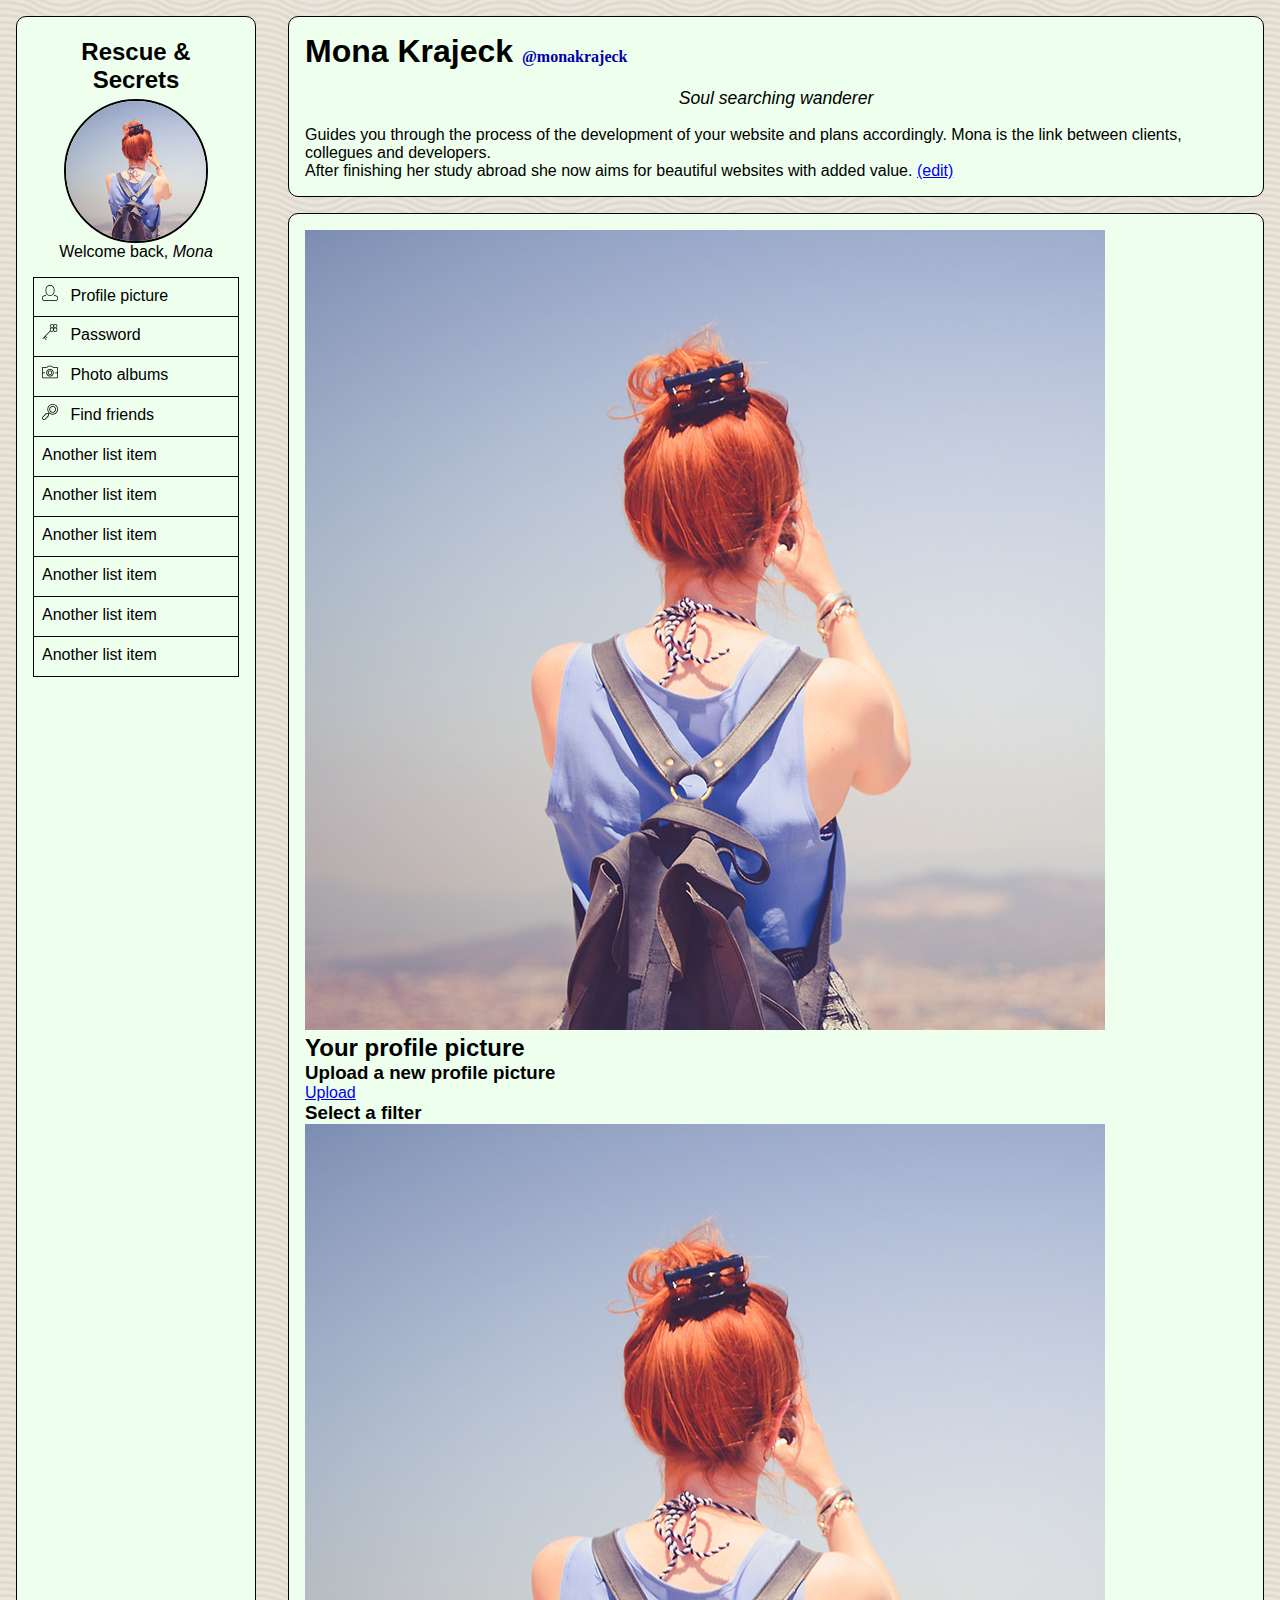
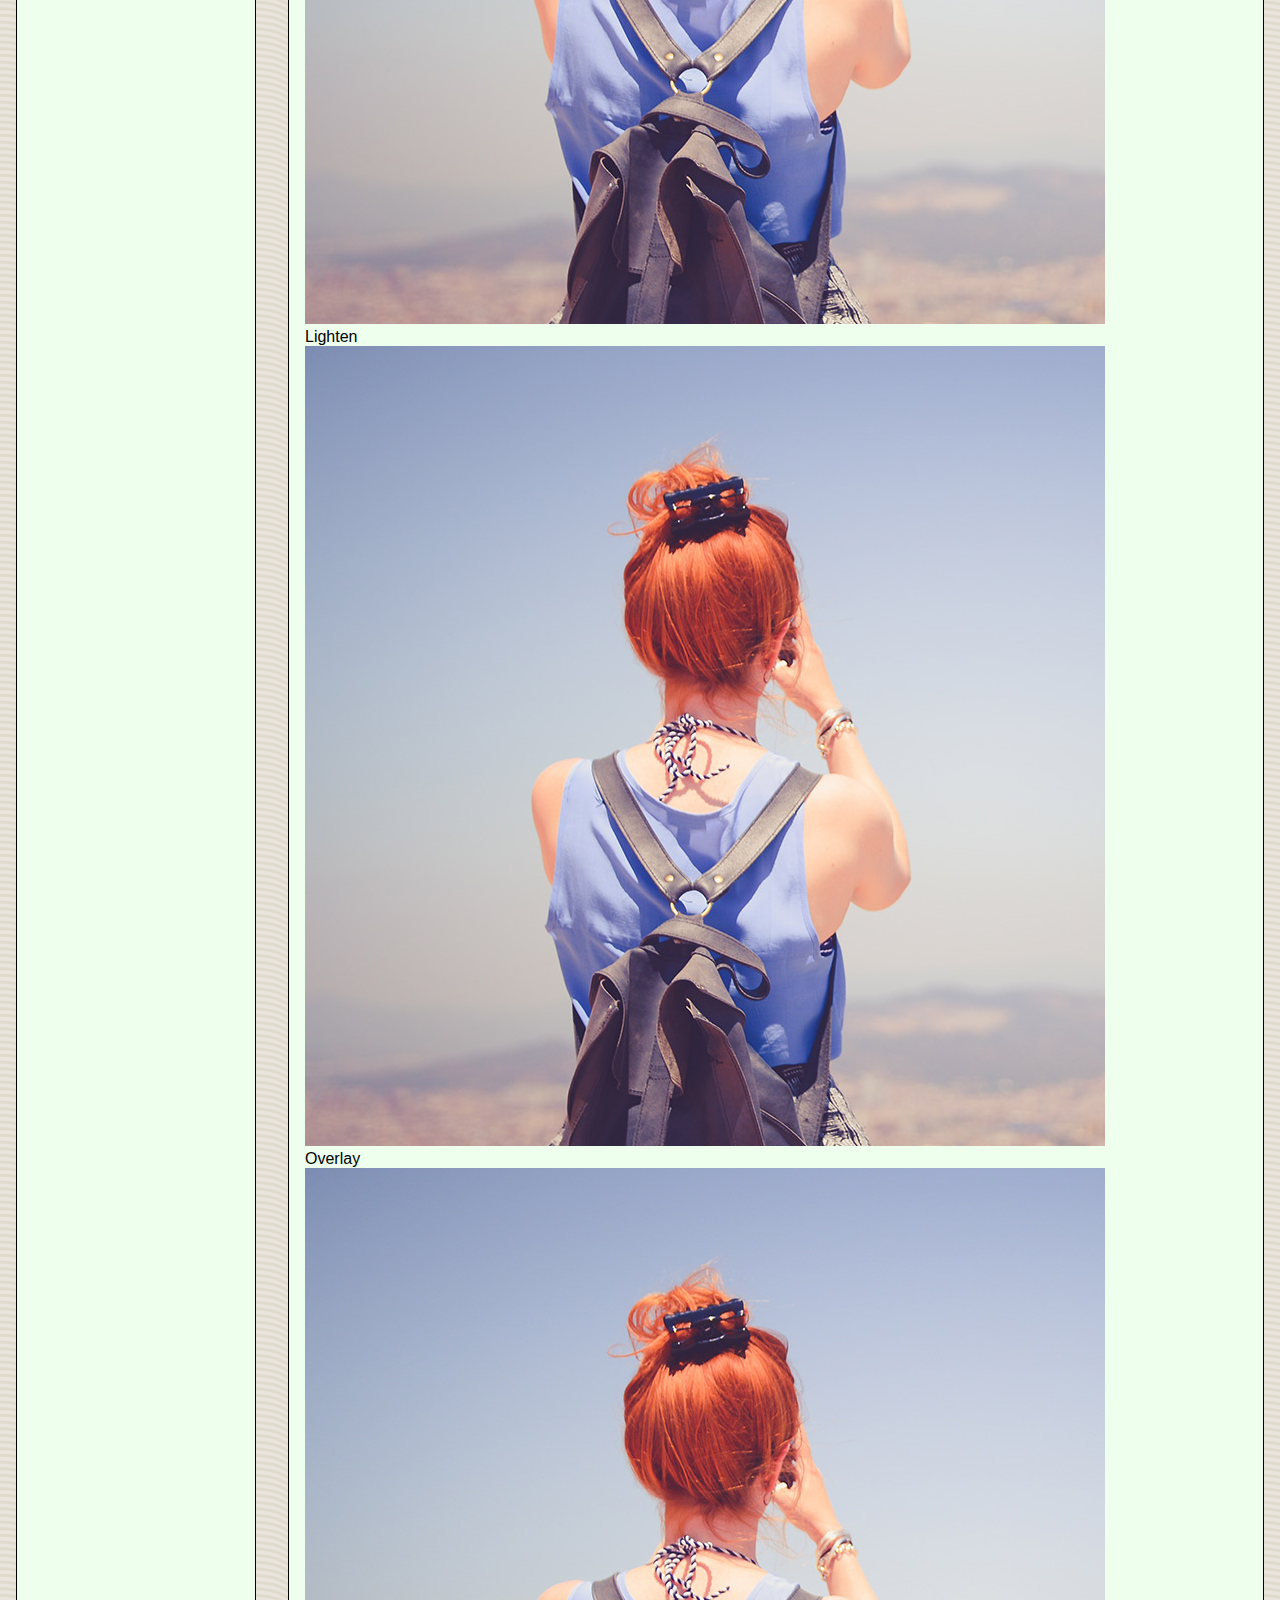
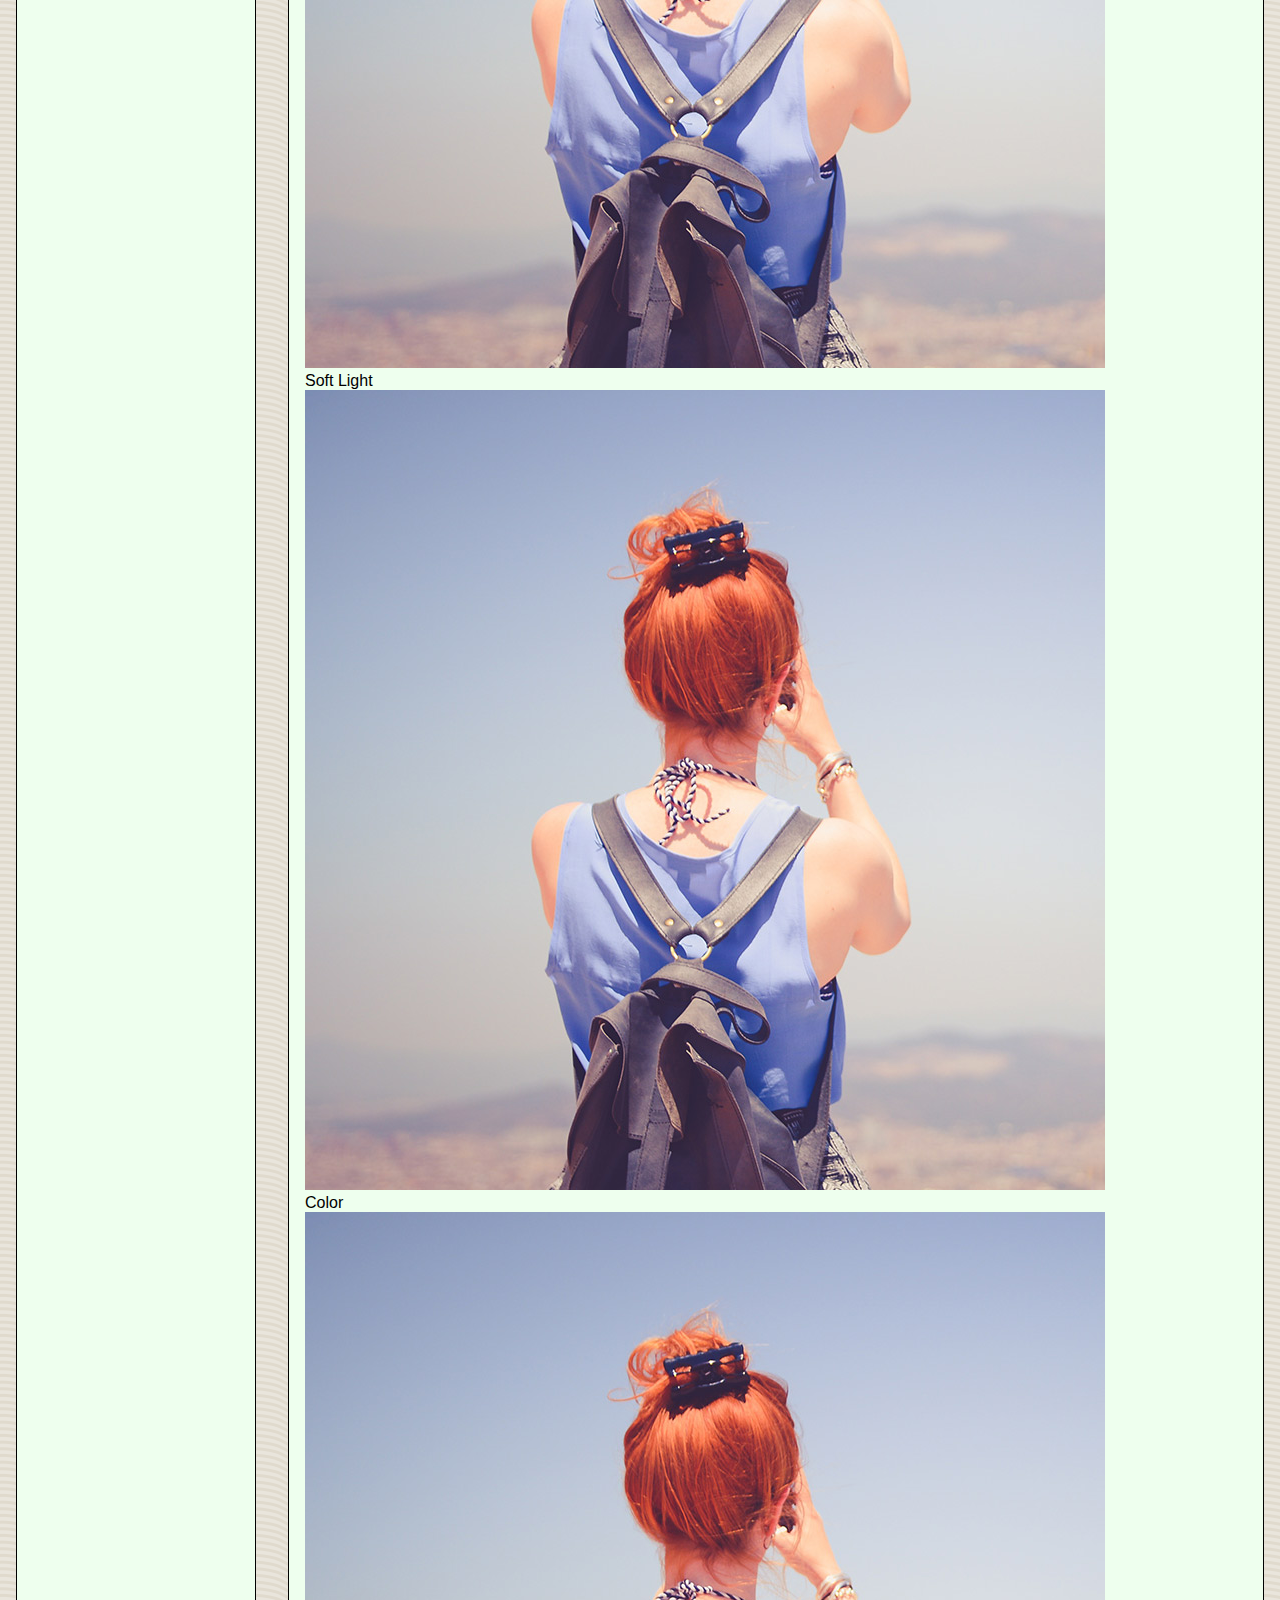
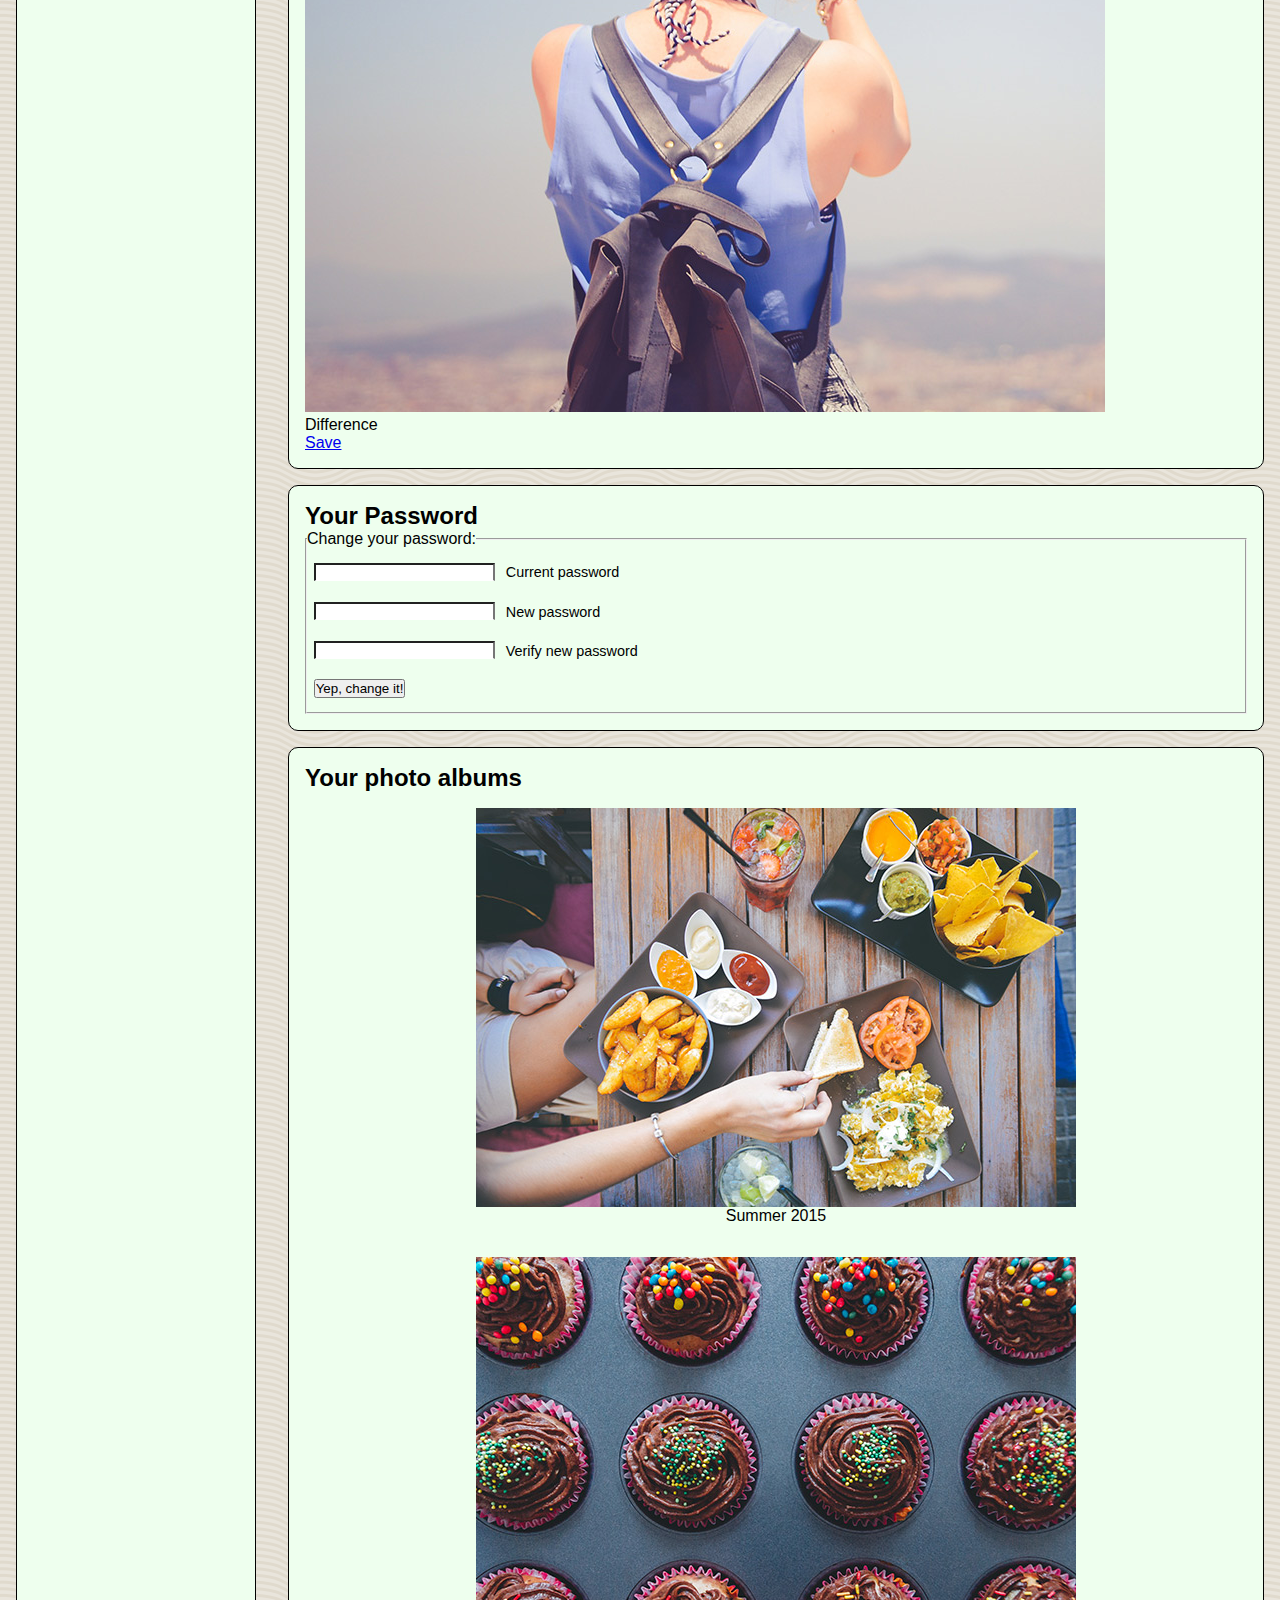
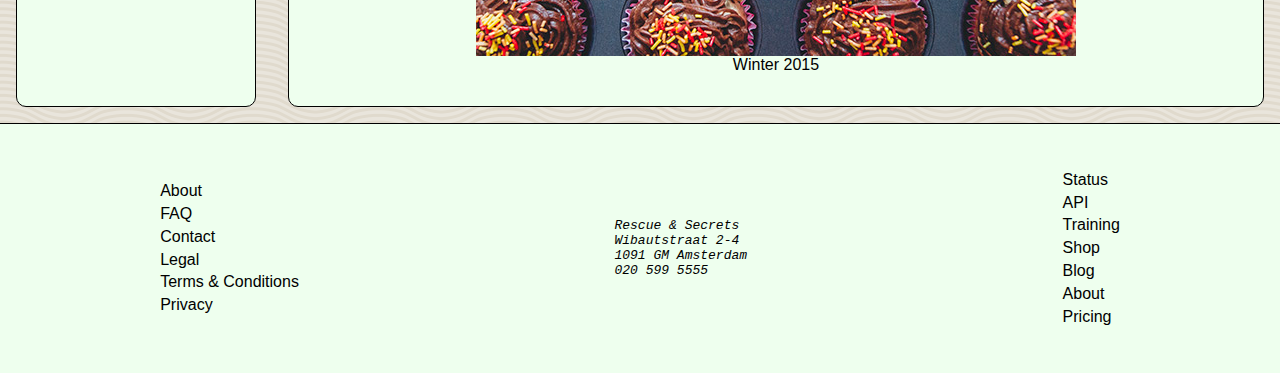
<file: opdracht-1/index.html>
<!DOCTYPE html>
<html lang="en">
	<head>
		<meta charset="utf-8">
		<title>Profile of Mona Krajeck</title>
		<meta name="description" content="">
		<meta name="viewport" content="width=device-width, initial-scale=1">
		<!--	<link href='favicon.ico' rel='shortcut icon'> -->
		<link href="style/style.css", rel="stylesheet">
	</head>
	<body>
		<!-- De header, met een navigatie -->
		<header>
			<h1>Rescue &amp; Secrets</h1>
			<figure>
				<img src="images/profile-picture-thumb.jpg" alt="Profile picture of Monica Krajeck">
			</figure>
			<p>Welcome back, <em>Mona</em></p>
			<nav>
				<ul>
					<li>
						<a href="#profile-picture">
							<svg xmlns="http://www.w3.org/2000/svg" version="1.1" x="0" y="0" width="622.4" height="622.4" viewBox="0 0 622.4 622.4" xml:space="preserve">
								<path d="M312.5 430.4c-95.3 0-172.9-77.6-172.9-172.9v-84.6C139.6 77.6 217.1 0 312.5 0 407.8 0 485.4 77.6 485.4 172.9v84.6C485.4 352.8 407.8 430.4 312.5 430.4zM312.5 27.4c-80.2 0-145.5 65.3-145.5 145.5v84.6c0 80.2 65.3 145.5 145.5 145.5 80.2 0 145.5-65.3 145.5-145.5v-84.6C458 92.7 392.7 27.4 312.5 27.4zM543.8 622.4H78.6c-40.5 0-73.4-32.9-73.4-73.4V484.6c0-24 12.1-56.1 69.6-72.9l69.6-19.3c7.3-2 14.8 2.3 16.9 9.6 2 7.3-2.3 14.8-9.6 16.9l-69.4 19.2c-49.7 14.5-49.7 38.6-49.7 46.5v64.4c0 25.4 20.6 46 46 46h465.2c25.4 0 46-20.6 46-46V484.6c0-21.4-16.8-37-49.8-46.5l-66.2-18.5c-7.3-2-11.5-9.6-9.5-16.9 2-7.3 9.6-11.6 16.9-9.5l66.3 18.5c57.6 16.6 69.7 48.8 69.7 72.9v64.4C617.2 589.5 584.3 622.4 543.8 622.4z"/>
							</svg>
							Profile picture
						</a>
					</li>
					<li>
						<a href="#password">
							<svg xmlns="http://www.w3.org/2000/svg" version="1.1" x="0" y="0" width="663.1" height="663.1" viewBox="0 0 663.1 663.1" xml:space="preserve">
								<path d="M552.4 170.2c-46.9 0-85.1-38.2-85.1-85.1 0-46.9 38.2-85.1 85.1-85.1 46.9 0 85.1 38.2 85.1 85.1C637.5 132.1 599.3 170.2 552.4 170.2zM552.4 28.6c-31.2 0-56.6 25.4-56.6 56.6 0 31.2 25.4 56.6 56.6 56.6 31.2 0 56.6-25.4 56.6-56.6C609 53.9 583.6 28.6 552.4 28.6zM552.4 318.4L552.4 318.4c-46.9 0-85.1-38.2-85.1-85.1 0-46.9 38.2-85.1 85.1-85.1 46.9 0 85.1 38.2 85.1 85.1C637.5 280.2 599.4 318.4 552.4 318.4zM552.4 176.7c-31.2 0-56.6 25.4-56.6 56.6 0 31.2 25.4 56.6 56.6 56.6 31.2 0 56.6-25.4 56.6-56.6C609 202.1 583.6 176.7 552.4 176.7z"/>
								<path d="M410.4 170.2h0c-46.9 0-85.1-38.2-85.1-85.1 0-46.9 38.2-85.1 85.1-85.1 46.9 0 85.1 38.2 85.1 85.1 0 22.7-8.8 44.1-24.9 60.2C454.5 161.4 433.1 170.2 410.4 170.2zM410.3 28.6c-31.2 0-56.6 25.4-56.6 56.6 0 31.2 25.4 56.6 56.6 56.6h0c15.1 0 29.3-5.9 40-16.6 10.7-10.7 16.6-24.9 16.6-40C466.9 53.9 441.5 28.6 410.3 28.6zM410.3 318.4L410.3 318.4c-46.9 0-85.1-38.2-85.1-85.1 0-46.9 38.2-85.1 85.1-85.1 46.9 0 85.1 38.2 85.1 85.1C495.4 280.2 457.3 318.4 410.3 318.4zM410.3 176.7c-31.2 0-56.6 25.4-56.6 56.6 0 31.2 25.4 56.6 56.6 56.6 31.2 0 56.6-25.4 56.6-56.6C466.9 202.1 441.5 176.7 410.3 176.7z"/>
								<path d="M39.8 611.4c-3.7 0-7.3-1.4-10.1-4.2 -5.6-5.6-5.6-14.6 0-20.2l313.5-313.5c5.6-5.6 14.6-5.6 20.2 0 5.6 5.6 5.6 14.6 0 20.2L49.9 607.2C47.1 610 43.5 611.4 39.8 611.4zM202.8 585.6c-3.7 0-7.3-1.4-10.1-4.2l-63.5-63.5c-5.6-5.6-5.6-14.6 0-20.2 5.6-5.6 14.6-5.6 20.2 0l63.5 63.5c5.6 5.6 5.6 14.6 0 20.2C210.1 584.2 206.4 585.6 202.8 585.6zM176.1 663.1c-3.7 0-7.3-1.4-10.1-4.2L77.1 570c-5.6-5.6-5.6-14.6 0-20.2 5.6-5.6 14.6-5.6 20.2 0l88.9 88.9c5.6 5.6 5.6 14.6 0 20.2C183.4 661.7 179.7 663.1 176.1 663.1z"/>
							</svg>
							Password
						</a>
					</li>
					<li>
						<a href="#photo-albums">
							<svg xmlns="http://www.w3.org/2000/svg" version="1.1" x="0" y="0" width="612" height="612" viewBox="0 0 612 612" xml:space="preserve">
								<path d="M581.3 541.3H30.7C13.8 541.3 0 527.5 0 510.5V145.2c0-17 13.8-30.7 30.7-30.7h149.7c4.9 0 13.2-3.8 16.4-7.4l16.7-19c8.6-9.8 24.9-17.2 38-17.2h107.4c13.1 0 29.4 7.4 38 17.2l16.7 19c3.2 3.7 11.5 7.4 16.4 7.4h151.3c17 0 30.7 13.8 30.7 30.7v365.3C612 527.5 598.2 541.3 581.3 541.3zM30.7 143.2c-1.1 0-2 0.9-2 2v365.3c0 1.1 0.9 2 2 2h550.5c1.1 0 2-0.9 2-2V145.2c0-1.1-0.9-2-2-2H430c-13.1 0-29.4-7.4-38-17.2l-16.7-19c-3.2-3.7-11.5-7.4-16.4-7.4H251.5c-4.9 0-13.2 3.7-16.4 7.4l-16.7 19c-8.6 9.8-24.9 17.2-38 17.2H30.7zM306 476.7c-79.2 0-143.6-64.4-143.6-143.6 0-79.2 64.4-143.6 143.6-143.6s143.6 64.4 143.6 143.6C449.6 412.2 385.2 476.7 306 476.7zM306 218.1c-63.4 0-114.9 51.6-114.9 114.9 0 63.4 51.6 114.9 114.9 114.9s114.9-51.6 114.9-114.9C420.9 269.7 369.4 218.1 306 218.1zM593 350.7h-81.2c-7.9 0-14.4-6.4-14.4-14.4s6.4-14.4 14.4-14.4h81.2c7.9 0 14.4 6.4 14.4 14.4S600.9 350.7 593 350.7zM105.7 350.7H19.7c-7.9 0-14.4-6.4-14.4-14.4s6.4-14.4 14.4-14.4h86c7.9 0 14.4 6.4 14.4 14.4S113.6 350.7 105.7 350.7zM306 419.6c-47.7 0-86.5-38.8-86.5-86.5 0-47.7 38.8-86.5 86.5-86.5 47.7 0 86.5 38.8 86.5 86.5C392.5 380.8 353.7 419.6 306 419.6zM306 275.3c-31.9 0-57.8 25.9-57.8 57.8 0 31.9 25.9 57.8 57.8 57.8 31.9 0 57.8-25.9 57.8-57.8C363.8 301.2 337.9 275.3 306 275.3z"/>
							</svg>
							Photo albums
						</a>
					</li>
					<li>
						<a href="#find-friends">
							<svg xmlns="http://www.w3.org/2000/svg" version="1.1" x="0" y="0" width="612" height="612" viewBox="0 0 612 612" xml:space="preserve">
								<path d="M408 407.9c-54.5 0-105.7-21.2-144.2-59.7 -79.5-79.5-79.5-208.9 0-288.4 38.5-38.5 89.7-59.7 144.2-59.7 54.5 0 105.7 21.2 144.2 59.7C590.8 98.3 612 149.5 612 204s-21.2 105.7-59.7 144.2C513.7 386.7 462.5 407.9 408 407.9zM408 29.2c-46.7 0-90.6 18.2-123.6 51.2 -68.1 68.1-68.1 179 0 247.2 33 33 76.9 51.2 123.6 51.2 46.7 0 90.6-18.2 123.6-51.2 33-33 51.2-76.9 51.2-123.6s-18.2-90.6-51.2-123.6C498.6 47.4 454.7 29.2 408 29.2zM244.2 382.4c-3.7 0-7.5-1.4-10.3-4.3 -5.7-5.7-5.7-14.9 0-20.6l23.4-23.4c5.7-5.7 14.9-5.7 20.6 0 5.7 5.7 5.7 14.9 0 20.6L254.5 378.1C251.7 381 247.9 382.4 244.2 382.4zM75.6 612c-20.2 0-39.2-7.9-53.4-22.1C7.9 575.6 0 556.6 0 536.4c0-20.2 7.9-39.2 22.1-53.4l116.3-116.3c14.3-14.3 33.2-22.1 53.4-22.1 20.2 0 39.2 7.9 53.4 22.1 29.5 29.5 29.5 77.4 0 106.9L129 589.9C114.7 604.1 95.7 612 75.6 612zM191.8 373.8c-12.4 0-24 4.8-32.8 13.6L42.8 503.7c-8.8 8.8-13.6 20.4-13.6 32.8 0 12.4 4.8 24 13.6 32.8 8.8 8.8 20.4 13.6 32.8 13.6 12.4 0 24-4.8 32.8-13.6l116.3-116.3c18.1-18.1 18.1-47.5 0-65.6C215.9 378.6 204.2 373.8 191.8 373.8zM408 332.3c-34.3 0-66.5-13.4-90.7-37.6 -50-50-50-131.4 0-181.5 24.2-24.2 56.5-37.6 90.7-37.6 34.3 0 66.5 13.4 90.7 37.6 50 50 50 131.4 0 181.5C474.5 318.9 442.3 332.3 408 332.3zM408 104.8c-26.5 0-51.4 10.3-70.1 29 -38.6 38.6-38.6 101.5 0 140.2 18.7 18.7 43.6 29 70.1 29 26.5 0 51.4-10.3 70.1-29 38.6-38.7 38.6-101.5 0-140.2C459.4 115.2 434.5 104.8 408 104.8z"/>
							</svg>
							Find friends
						</a>
					</li>
					<li><a href="#">Another list item</a></li>
					<li><a href="#">Another list item</a></li>
					<li><a href="#">Another list item</a></li>
					<li><a href="#">Another list item</a></li>
					<li><a href="#">Another list item</a></li>
					<li><a href="#">Another list item</a></li>
				</ul>
			</nav>
		</header>
		<!-- De main content begint hier -->
		<main>
			<article>
				<header>
					<h1>Mona Krajeck <span>@monakrajeck</span></h1>
					<h2>Soul searching wanderer</h2>
				</header>
				<p>
					Guides you through the process of the development of your website and plans accordingly. Mona is the link between clients, collegues and developers.
				</p>
				<p>
					After finishing her study abroad she now aims for beautiful websites with added value. <a href="/">(edit)</a>
				</p>
			</article>
			<article id="profile-picture">
				<div>
					<figure class="current-profile-picture">
						<img class="profile-picture" src="images/profile-picture.jpg">
					</figure>
				</div>
				<div>
					<header>
						<h2>Your profile picture</h2>
						<h3>Upload a new profile picture</h3>
					</header>
					<a title="Opens upload window" role="button" href="/">Upload</a>
				</div>
				<section class="filter-effects">
					<header>
						<h3>Select a filter</h3>
					</header>
					<figure class="effect-01">
						<img class="profile-picture " src="images/profile-picture.jpg" alt="Image effect: lighten">
						<figcaption>Lighten</figcaption>
					</figure>
					<figure class="effect-02">
						<img class="profile-picture" src="images/profile-picture.jpg" alt="Image effect: overlay">
						<figcaption>Overlay</figcaption>
					</figure>
					<figure class="effect-03">
						<img class="profile-picture" src="images/profile-picture.jpg" alt="Image effect: soft light">
						<figcaption>Soft Light</figcaption>
					</figure>
					<figure class="effect-04">
						<img class="profile-picture" src="images/profile-picture.jpg" alt="Image effect: color">
						<figcaption>Color</figcaption>
					</figure>
					<figure class="effect-05">
						<img class="profile-picture" src="images/profile-picture.jpg" alt="Image effect: difference">
						<figcaption>Difference</figcaption>
					</figure>
				</section>
				<a role="button" href="/">Save</a>
			</article>
			<article id="password">
				<header>
					<h2>Your Password</h2>
				</header>
				<form action="" method="post">
					<fieldset>
						<legend>Change your password:</legend>
						<label>
						<input id="current-password" type="password" required>
						<span>Current password</span>
						</label>
						<label>
						<input id="current-password" type="password" required>
						<span>New password</span>
						</label>
						<label>
						<input id="current-password" type="password" required>
						<span>Verify new password</span>
						</label>
						<button role="button" type="submit">Yep, change it!</button>
					</fieldset>
				</form>
			</article>
			<article id="photo-albums">
				<header>
					<h2>Your photo albums</h2>
				</header>
				<figure>
					<img src="images/image-01.jpg" alt="Photoalbum of Summer 2015">
					<figcaption>
						Summer 2015
					</figcaption>
				</figure>
				<figure>
					<img src="images/image-02.jpg" alt="Photoalbum of winter 2015">
					<svg xmlns="http://www.w3.org/2000/svg" version="1.1" x="0" y="0" width="612" height="612" viewBox="0 0 612 612" xml:space="preserve">
						<path d="M408 407.9c-54.5 0-105.7-21.2-144.2-59.7 -79.5-79.5-79.5-208.9 0-288.4 38.5-38.5 89.7-59.7 144.2-59.7 54.5 0 105.7 21.2 144.2 59.7C590.8 98.3 612 149.5 612 204s-21.2 105.7-59.7 144.2C513.7 386.7 462.5 407.9 408 407.9zM408 29.2c-46.7 0-90.6 18.2-123.6 51.2 -68.1 68.1-68.1 179 0 247.2 33 33 76.9 51.2 123.6 51.2 46.7 0 90.6-18.2 123.6-51.2 33-33 51.2-76.9 51.2-123.6s-18.2-90.6-51.2-123.6C498.6 47.4 454.7 29.2 408 29.2zM244.2 382.4c-3.7 0-7.5-1.4-10.3-4.3 -5.7-5.7-5.7-14.9 0-20.6l23.4-23.4c5.7-5.7 14.9-5.7 20.6 0 5.7 5.7 5.7 14.9 0 20.6L254.5 378.1C251.7 381 247.9 382.4 244.2 382.4zM75.6 612c-20.2 0-39.2-7.9-53.4-22.1C7.9 575.6 0 556.6 0 536.4c0-20.2 7.9-39.2 22.1-53.4l116.3-116.3c14.3-14.3 33.2-22.1 53.4-22.1 20.2 0 39.2 7.9 53.4 22.1 29.5 29.5 29.5 77.4 0 106.9L129 589.9C114.7 604.1 95.7 612 75.6 612zM191.8 373.8c-12.4 0-24 4.8-32.8 13.6L42.8 503.7c-8.8 8.8-13.6 20.4-13.6 32.8 0 12.4 4.8 24 13.6 32.8 8.8 8.8 20.4 13.6 32.8 13.6 12.4 0 24-4.8 32.8-13.6l116.3-116.3c18.1-18.1 18.1-47.5 0-65.6C215.9 378.6 204.2 373.8 191.8 373.8zM408 332.3c-34.3 0-66.5-13.4-90.7-37.6 -50-50-50-131.4 0-181.5 24.2-24.2 56.5-37.6 90.7-37.6 34.3 0 66.5 13.4 90.7 37.6 50 50 50 131.4 0 181.5C474.5 318.9 442.3 332.3 408 332.3zM408 104.8c-26.5 0-51.4 10.3-70.1 29 -38.6 38.6-38.6 101.5 0 140.2 18.7 18.7 43.6 29 70.1 29 26.5 0 51.4-10.3 70.1-29 38.6-38.7 38.6-101.5 0-140.2C459.4 115.2 434.5 104.8 408 104.8z"/>
					</svg>
					<figcaption>
						Winter 2015
					</figcaption>
				</figure>
			</article>
			<!-- Dit mag je in week 3 uit de comments halen. -->
			<!-- <article id="find-friends">
				<header>
					<h2>Find friends</h2>
					<a href="#password">
												<svg xmlns="http://www.w3.org/2000/svg" version="1.1" x="0" y="0" width="612" height="612" viewBox="0 0 612 612" xml:space="preserve"><path d="M423.2 438c-3.8 0-7.5-1.4-10.4-4.3L178.4 199.2c-5.7-5.7-5.7-15.1 0-20.8 5.8-5.8 15.1-5.8 20.8 0l234.5 234.5c5.8 5.8 5.8 15.1 0 20.8C430.8 436.5 427 438 423.2 438zM188.8 438c-3.8 0-7.5-1.4-10.4-4.3 -5.7-5.7-5.7-15.1 0-20.8l234.4-234.5c5.8-5.8 15.1-5.8 20.8 0 5.8 5.7 5.8 15.1 0 20.8l-234.4 234.5C196.3 436.5 192.5 438 188.8 438z"/><path d="M306 612v-14.7l0 14.7c-168.7 0-306-137.3-306-306C0 137.3 137.3 0 306 0c168.7 0 306 137.3 306 306C612 474.7 474.7 612 306 612zM306 29.4c-152.5 0-276.6 124.1-276.6 276.6 0 152.5 124.1 276.6 276.6 276.6h0c152.5 0 276.5-124.1 276.5-276.6C582.6 153.5 458.5 29.4 306 29.4z"/></svg>
											</a>
				</header>
								<figure class="effect-01">
					<img class="profile-picture " src="images/profile-picture-08.jpg">
										<figcaption>Sarah S.</figcaption>
				</figure>
				<figure class="effect-04">
										<img class="profile-picture " src="images/profile-picture-01.jpg">
					<figcaption>Nerwin B.</figcaption>
				</figure>
				<figure class="effect-01">
					<img class="profile-picture " src="images/profile-picture-02.jpg">
					<figcaption>Lighten</figcaption>
				</figure>
									<figure class="effect-03">
					<img class="profile-picture " src="images/profile-picture-03.jpg">
										<figcaption>Lighten</figcaption>
				</figure>
				<figure class="effect-01">
									<img class="profile-picture " src="images/profile-picture-04.jpg">
					<figcaption>Lighten</figcaption>
				</figure>
									<figure class="effect-05">
					<img class="profile-picture " src="images/profile-picture-05.jpg">
										<figcaption>Lighten</figcaption>
				</figure>
				<figure class="effect-01">
									<img class="profile-picture " src="images/profile-picture-06.jpg">
					<figcaption>Lighten</figcaption>
				</figure>
									<figure class="effect-05">
					<img class="profile-picture " src="images/profile-picture-07.jpg">
										<figcaption>Lighten</figcaption>
				</figure>
				</article>
				<div title="Load more articles" class="loader">Loading…</div> -->
		</main>
		<footer>
			<nav>
				<ul>
					<li><a href="">About</a></li>
					<li><a href="">FAQ</a></li>
					<li><a href="">Contact</a></li>
					<li><a href="">Legal</a></li>
					<li><a href="">Terms &amp; Conditions</a></li>
					<li><a href="">Privacy</a></li>
				</ul>
			</nav>
			<address>
				<pre>
					Rescue &amp; Secrets
					Wibautstraat 2-4
					1091 GM Amsterdam
					020 599 5555
				</pre>
			</address>
			<ul>
				<li><a href="">Status</a></li>
				<li><a href="">API</a></li>
				<li><a href="">Training</a></li>
				<li><a href="">Shop</a></li>
				<li><a href="">Blog</a></li>
				<li><a href="">About</a></li>
				<li><a href="">Pricing</a></li>
			</ul>
		</footer>
	</body>
</html>
</file>
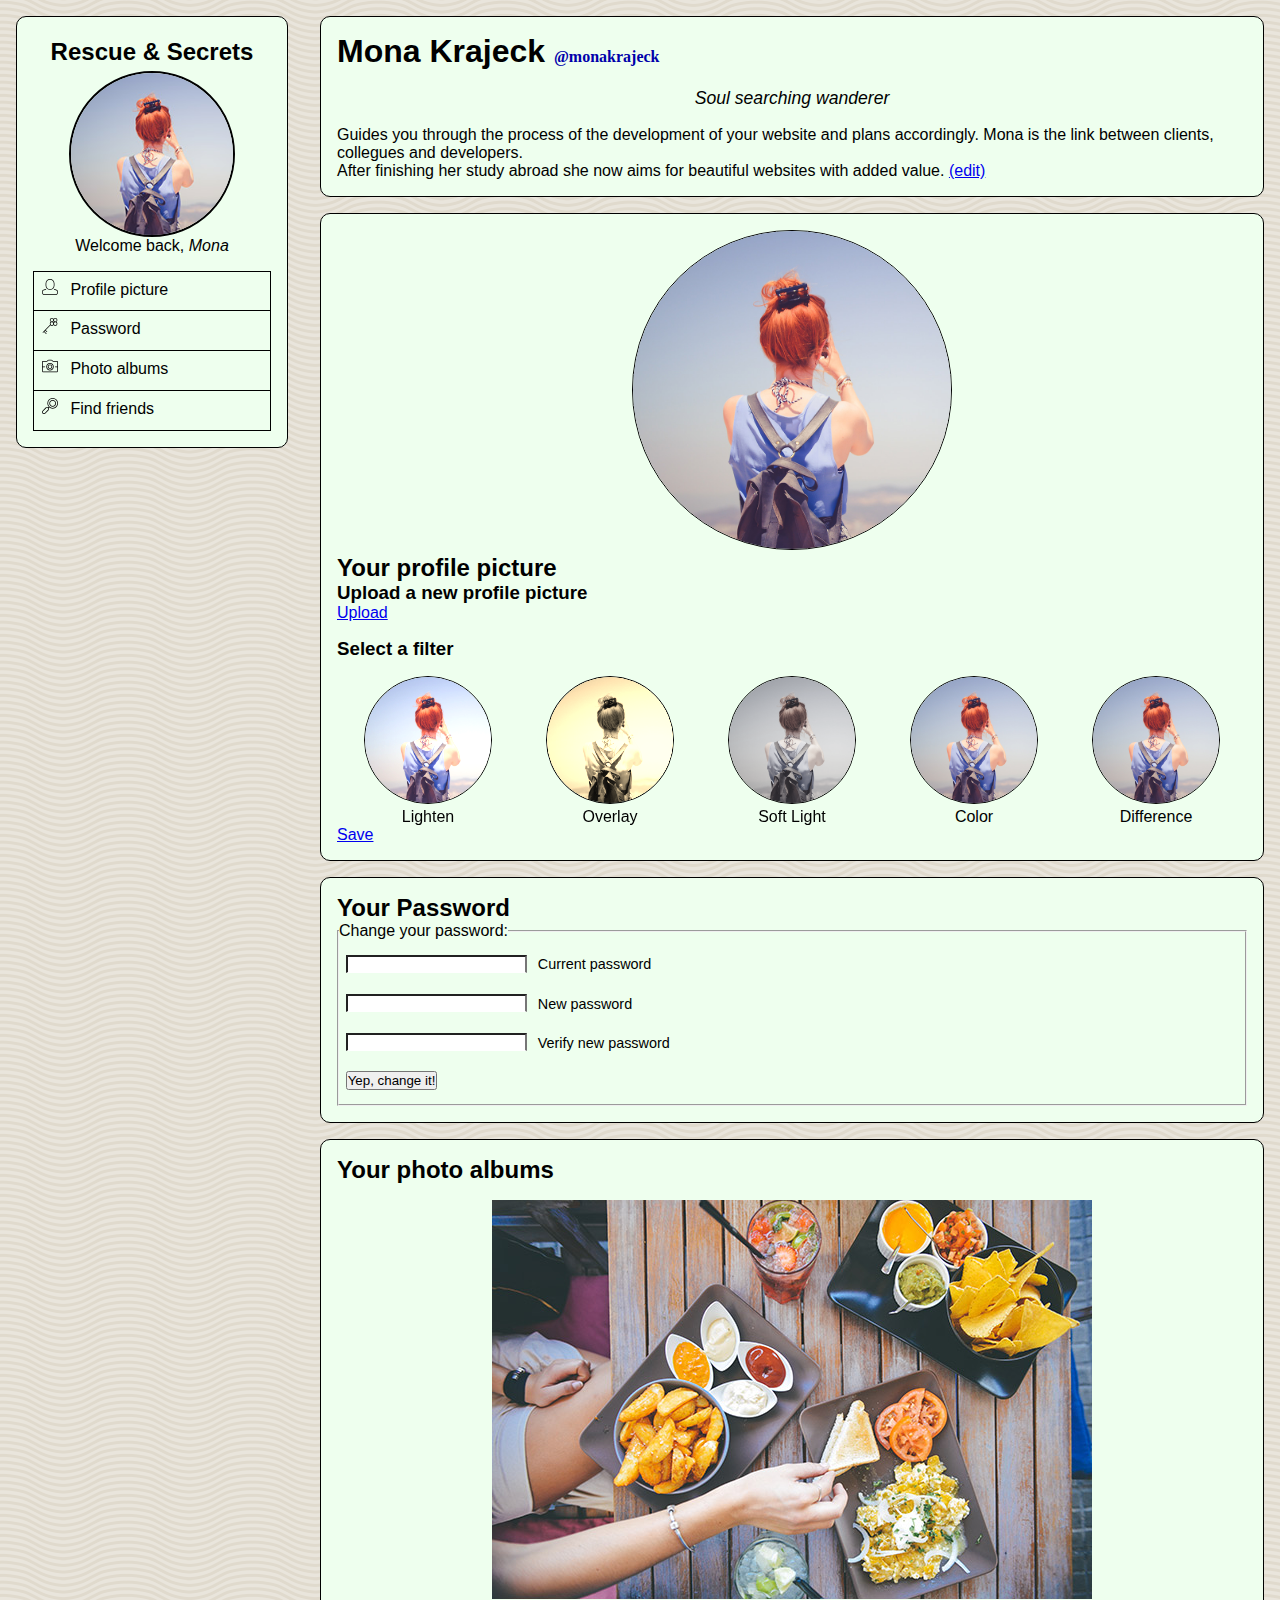
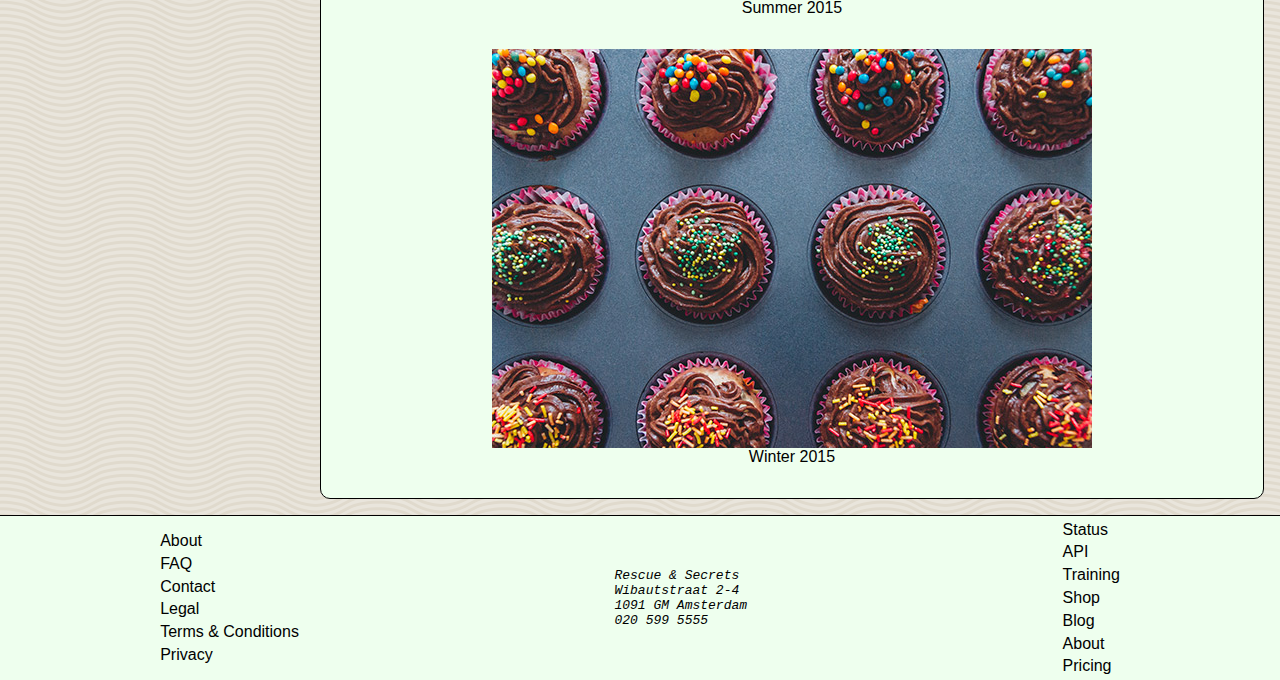
<file: opdracht-2/index.html>
<!DOCTYPE html>
<html lang="en">
	<head>
		<meta charset="utf-8">
		<title>Profile of Mona Krajeck</title>
		<meta name="description" content="">
		<meta name="viewport" content="width=device-width, initial-scale=1">
		<!--	<link href='favicon.ico' rel='shortcut icon'> -->
		<link href="style/style.css", rel="stylesheet">
	</head>
	<body>
		<!-- De header, met een navigatie -->
		<header id="navigation">
			<a href="#close"></a>
			<h1>Rescue &amp; Secrets</h1>
			<figure>
				<img src="images/profile-picture-thumb.jpg" alt="Profile picture of Monica Krajeck">
			</figure>
			<p>Welcome back, <em>Mona</em></p>
			<nav>
				<ul>
					<li>
						<a href="#profile-picture">
							<svg xmlns="http://www.w3.org/2000/svg" version="1.1" x="0" y="0" width="622.4" height="622.4" viewBox="0 0 622.4 622.4" xml:space="preserve">
								<path d="M312.5 430.4c-95.3 0-172.9-77.6-172.9-172.9v-84.6C139.6 77.6 217.1 0 312.5 0 407.8 0 485.4 77.6 485.4 172.9v84.6C485.4 352.8 407.8 430.4 312.5 430.4zM312.5 27.4c-80.2 0-145.5 65.3-145.5 145.5v84.6c0 80.2 65.3 145.5 145.5 145.5 80.2 0 145.5-65.3 145.5-145.5v-84.6C458 92.7 392.7 27.4 312.5 27.4zM543.8 622.4H78.6c-40.5 0-73.4-32.9-73.4-73.4V484.6c0-24 12.1-56.1 69.6-72.9l69.6-19.3c7.3-2 14.8 2.3 16.9 9.6 2 7.3-2.3 14.8-9.6 16.9l-69.4 19.2c-49.7 14.5-49.7 38.6-49.7 46.5v64.4c0 25.4 20.6 46 46 46h465.2c25.4 0 46-20.6 46-46V484.6c0-21.4-16.8-37-49.8-46.5l-66.2-18.5c-7.3-2-11.5-9.6-9.5-16.9 2-7.3 9.6-11.6 16.9-9.5l66.3 18.5c57.6 16.6 69.7 48.8 69.7 72.9v64.4C617.2 589.5 584.3 622.4 543.8 622.4z"/>
							</svg>
							Profile picture
						</a>
					</li>
					<li>
						<a href="#password">
							<svg xmlns="http://www.w3.org/2000/svg" version="1.1" x="0" y="0" width="663.1" height="663.1" viewBox="0 0 663.1 663.1" xml:space="preserve">
								<path d="M552.4 170.2c-46.9 0-85.1-38.2-85.1-85.1 0-46.9 38.2-85.1 85.1-85.1 46.9 0 85.1 38.2 85.1 85.1C637.5 132.1 599.3 170.2 552.4 170.2zM552.4 28.6c-31.2 0-56.6 25.4-56.6 56.6 0 31.2 25.4 56.6 56.6 56.6 31.2 0 56.6-25.4 56.6-56.6C609 53.9 583.6 28.6 552.4 28.6zM552.4 318.4L552.4 318.4c-46.9 0-85.1-38.2-85.1-85.1 0-46.9 38.2-85.1 85.1-85.1 46.9 0 85.1 38.2 85.1 85.1C637.5 280.2 599.4 318.4 552.4 318.4zM552.4 176.7c-31.2 0-56.6 25.4-56.6 56.6 0 31.2 25.4 56.6 56.6 56.6 31.2 0 56.6-25.4 56.6-56.6C609 202.1 583.6 176.7 552.4 176.7z"/>
								<path d="M410.4 170.2h0c-46.9 0-85.1-38.2-85.1-85.1 0-46.9 38.2-85.1 85.1-85.1 46.9 0 85.1 38.2 85.1 85.1 0 22.7-8.8 44.1-24.9 60.2C454.5 161.4 433.1 170.2 410.4 170.2zM410.3 28.6c-31.2 0-56.6 25.4-56.6 56.6 0 31.2 25.4 56.6 56.6 56.6h0c15.1 0 29.3-5.9 40-16.6 10.7-10.7 16.6-24.9 16.6-40C466.9 53.9 441.5 28.6 410.3 28.6zM410.3 318.4L410.3 318.4c-46.9 0-85.1-38.2-85.1-85.1 0-46.9 38.2-85.1 85.1-85.1 46.9 0 85.1 38.2 85.1 85.1C495.4 280.2 457.3 318.4 410.3 318.4zM410.3 176.7c-31.2 0-56.6 25.4-56.6 56.6 0 31.2 25.4 56.6 56.6 56.6 31.2 0 56.6-25.4 56.6-56.6C466.9 202.1 441.5 176.7 410.3 176.7z"/>
								<path d="M39.8 611.4c-3.7 0-7.3-1.4-10.1-4.2 -5.6-5.6-5.6-14.6 0-20.2l313.5-313.5c5.6-5.6 14.6-5.6 20.2 0 5.6 5.6 5.6 14.6 0 20.2L49.9 607.2C47.1 610 43.5 611.4 39.8 611.4zM202.8 585.6c-3.7 0-7.3-1.4-10.1-4.2l-63.5-63.5c-5.6-5.6-5.6-14.6 0-20.2 5.6-5.6 14.6-5.6 20.2 0l63.5 63.5c5.6 5.6 5.6 14.6 0 20.2C210.1 584.2 206.4 585.6 202.8 585.6zM176.1 663.1c-3.7 0-7.3-1.4-10.1-4.2L77.1 570c-5.6-5.6-5.6-14.6 0-20.2 5.6-5.6 14.6-5.6 20.2 0l88.9 88.9c5.6 5.6 5.6 14.6 0 20.2C183.4 661.7 179.7 663.1 176.1 663.1z"/>
							</svg>
							Password
						</a>
					</li>
					<li>
						<a href="#photo-albums">
							<svg xmlns="http://www.w3.org/2000/svg" version="1.1" x="0" y="0" width="612" height="612" viewBox="0 0 612 612" xml:space="preserve">
								<path d="M581.3 541.3H30.7C13.8 541.3 0 527.5 0 510.5V145.2c0-17 13.8-30.7 30.7-30.7h149.7c4.9 0 13.2-3.8 16.4-7.4l16.7-19c8.6-9.8 24.9-17.2 38-17.2h107.4c13.1 0 29.4 7.4 38 17.2l16.7 19c3.2 3.7 11.5 7.4 16.4 7.4h151.3c17 0 30.7 13.8 30.7 30.7v365.3C612 527.5 598.2 541.3 581.3 541.3zM30.7 143.2c-1.1 0-2 0.9-2 2v365.3c0 1.1 0.9 2 2 2h550.5c1.1 0 2-0.9 2-2V145.2c0-1.1-0.9-2-2-2H430c-13.1 0-29.4-7.4-38-17.2l-16.7-19c-3.2-3.7-11.5-7.4-16.4-7.4H251.5c-4.9 0-13.2 3.7-16.4 7.4l-16.7 19c-8.6 9.8-24.9 17.2-38 17.2H30.7zM306 476.7c-79.2 0-143.6-64.4-143.6-143.6 0-79.2 64.4-143.6 143.6-143.6s143.6 64.4 143.6 143.6C449.6 412.2 385.2 476.7 306 476.7zM306 218.1c-63.4 0-114.9 51.6-114.9 114.9 0 63.4 51.6 114.9 114.9 114.9s114.9-51.6 114.9-114.9C420.9 269.7 369.4 218.1 306 218.1zM593 350.7h-81.2c-7.9 0-14.4-6.4-14.4-14.4s6.4-14.4 14.4-14.4h81.2c7.9 0 14.4 6.4 14.4 14.4S600.9 350.7 593 350.7zM105.7 350.7H19.7c-7.9 0-14.4-6.4-14.4-14.4s6.4-14.4 14.4-14.4h86c7.9 0 14.4 6.4 14.4 14.4S113.6 350.7 105.7 350.7zM306 419.6c-47.7 0-86.5-38.8-86.5-86.5 0-47.7 38.8-86.5 86.5-86.5 47.7 0 86.5 38.8 86.5 86.5C392.5 380.8 353.7 419.6 306 419.6zM306 275.3c-31.9 0-57.8 25.9-57.8 57.8 0 31.9 25.9 57.8 57.8 57.8 31.9 0 57.8-25.9 57.8-57.8C363.8 301.2 337.9 275.3 306 275.3z"/>
							</svg>
							Photo albums
						</a>
					</li>
					<li>
						<a href="#find-friends">
							<svg xmlns="http://www.w3.org/2000/svg" version="1.1" x="0" y="0" width="612" height="612" viewBox="0 0 612 612" xml:space="preserve">
								<path d="M408 407.9c-54.5 0-105.7-21.2-144.2-59.7 -79.5-79.5-79.5-208.9 0-288.4 38.5-38.5 89.7-59.7 144.2-59.7 54.5 0 105.7 21.2 144.2 59.7C590.8 98.3 612 149.5 612 204s-21.2 105.7-59.7 144.2C513.7 386.7 462.5 407.9 408 407.9zM408 29.2c-46.7 0-90.6 18.2-123.6 51.2 -68.1 68.1-68.1 179 0 247.2 33 33 76.9 51.2 123.6 51.2 46.7 0 90.6-18.2 123.6-51.2 33-33 51.2-76.9 51.2-123.6s-18.2-90.6-51.2-123.6C498.6 47.4 454.7 29.2 408 29.2zM244.2 382.4c-3.7 0-7.5-1.4-10.3-4.3 -5.7-5.7-5.7-14.9 0-20.6l23.4-23.4c5.7-5.7 14.9-5.7 20.6 0 5.7 5.7 5.7 14.9 0 20.6L254.5 378.1C251.7 381 247.9 382.4 244.2 382.4zM75.6 612c-20.2 0-39.2-7.9-53.4-22.1C7.9 575.6 0 556.6 0 536.4c0-20.2 7.9-39.2 22.1-53.4l116.3-116.3c14.3-14.3 33.2-22.1 53.4-22.1 20.2 0 39.2 7.9 53.4 22.1 29.5 29.5 29.5 77.4 0 106.9L129 589.9C114.7 604.1 95.7 612 75.6 612zM191.8 373.8c-12.4 0-24 4.8-32.8 13.6L42.8 503.7c-8.8 8.8-13.6 20.4-13.6 32.8 0 12.4 4.8 24 13.6 32.8 8.8 8.8 20.4 13.6 32.8 13.6 12.4 0 24-4.8 32.8-13.6l116.3-116.3c18.1-18.1 18.1-47.5 0-65.6C215.9 378.6 204.2 373.8 191.8 373.8zM408 332.3c-34.3 0-66.5-13.4-90.7-37.6 -50-50-50-131.4 0-181.5 24.2-24.2 56.5-37.6 90.7-37.6 34.3 0 66.5 13.4 90.7 37.6 50 50 50 131.4 0 181.5C474.5 318.9 442.3 332.3 408 332.3zM408 104.8c-26.5 0-51.4 10.3-70.1 29 -38.6 38.6-38.6 101.5 0 140.2 18.7 18.7 43.6 29 70.1 29 26.5 0 51.4-10.3 70.1-29 38.6-38.7 38.6-101.5 0-140.2C459.4 115.2 434.5 104.8 408 104.8z"/>
							</svg>
							Find friends
						</a>
					</li>

				</ul>
			</nav>
		</header>
		<!-- De main content begint hier -->
		<main>
			<a href="#navigation">
				<span></span>
				<span></span>
				<span></span>
			</a>			
			<article>
				<header>
					<h1>Mona Krajeck <span>@monakrajeck</span></h1>
					<h2>Soul searching wanderer</h2>
				</header>
				<p>
					Guides you through the process of the development of your website and plans accordingly. Mona is the link between clients, collegues and developers.
				</p>
				<p>
					After finishing her study abroad she now aims for beautiful websites with added value. <a href="/">(edit)</a>
				</p>
			</article>
			<article id="profile-picture">
				<div>
					<figure class="current-profile-picture">
						<a href="#lightbox-image">
							<img class="profile-picture" src="images/profile-picture.jpg">
						</a>
						<a href="#" class="lightbox" id="lightbox-image">
							<img src="images/profile-picture.jpg">
						</a>
				</figure>
				</div>
				<div>
					<header>
						<h2>Your profile picture</h2>
						<h3>Upload a new profile picture</h3>
					</header>
					<a title="Opens upload window" role="button" href="/">Upload</a>
				</div>
				<section class="filter-effects">
					<header>
						<h3>Select a filter</h3>
					</header>
					<figure class="effect-01">
						<img class="profile-picture " src="images/profile-picture.jpg" alt="Image effect: lighten">
						<figcaption>Lighten</figcaption>
					</figure>
					<figure class="effect-02">
						<img class="profile-picture" src="images/profile-picture.jpg" alt="Image effect: overlay">
						<figcaption>Overlay</figcaption>
					</figure>
					<figure class="effect-03">
						<img class="profile-picture" src="images/profile-picture.jpg" alt="Image effect: soft light">
						<figcaption>Soft Light</figcaption>
					</figure>
					<figure class="effect-04">
						<img class="profile-picture" src="images/profile-picture.jpg" alt="Image effect: color">
						<figcaption>Color</figcaption>
					</figure>
					<figure class="effect-05">
						<img class="profile-picture" src="images/profile-picture.jpg" alt="Image effect: difference">
						<figcaption>Difference</figcaption>
					</figure>
				</section>
				<a role="button" href="/">Save</a>
			</article>
			<article id="password">
				<header>
					<h2>Your Password</h2>
				</header>
				<form action="" method="post">
					<fieldset>
						<legend>Change your password:</legend>
						<label>
						<input id="current-password" type="password" required>
						<span>Current password</span>
						</label>
						<label>
						<input id="current-password" type="password" required>
						<span>New password</span>
						</label>
						<label>
						<input id="current-password" type="password" required>
						<span>Verify new password</span>
						</label>
						<button role="button" type="submit">Yep, change it!</button>
					</fieldset>
				</form>
			</article>
			<article id="photo-albums">
				<header>
					<h2>Your photo albums</h2>
				</header>
				<figure>
					<img src="images/image-01.jpg" alt="Photoalbum of Summer 2015">
					<figcaption>
						Summer 2015
					</figcaption>
				</figure>
				<figure>
					<img src="images/image-02.jpg" alt="Photoalbum of winter 2015">
					<svg xmlns="http://www.w3.org/2000/svg" version="1.1" x="0" y="0" width="612" height="612" viewBox="0 0 612 612" xml:space="preserve">
						<path d="M408 407.9c-54.5 0-105.7-21.2-144.2-59.7 -79.5-79.5-79.5-208.9 0-288.4 38.5-38.5 89.7-59.7 144.2-59.7 54.5 0 105.7 21.2 144.2 59.7C590.8 98.3 612 149.5 612 204s-21.2 105.7-59.7 144.2C513.7 386.7 462.5 407.9 408 407.9zM408 29.2c-46.7 0-90.6 18.2-123.6 51.2 -68.1 68.1-68.1 179 0 247.2 33 33 76.9 51.2 123.6 51.2 46.7 0 90.6-18.2 123.6-51.2 33-33 51.2-76.9 51.2-123.6s-18.2-90.6-51.2-123.6C498.6 47.4 454.7 29.2 408 29.2zM244.2 382.4c-3.7 0-7.5-1.4-10.3-4.3 -5.7-5.7-5.7-14.9 0-20.6l23.4-23.4c5.7-5.7 14.9-5.7 20.6 0 5.7 5.7 5.7 14.9 0 20.6L254.5 378.1C251.7 381 247.9 382.4 244.2 382.4zM75.6 612c-20.2 0-39.2-7.9-53.4-22.1C7.9 575.6 0 556.6 0 536.4c0-20.2 7.9-39.2 22.1-53.4l116.3-116.3c14.3-14.3 33.2-22.1 53.4-22.1 20.2 0 39.2 7.9 53.4 22.1 29.5 29.5 29.5 77.4 0 106.9L129 589.9C114.7 604.1 95.7 612 75.6 612zM191.8 373.8c-12.4 0-24 4.8-32.8 13.6L42.8 503.7c-8.8 8.8-13.6 20.4-13.6 32.8 0 12.4 4.8 24 13.6 32.8 8.8 8.8 20.4 13.6 32.8 13.6 12.4 0 24-4.8 32.8-13.6l116.3-116.3c18.1-18.1 18.1-47.5 0-65.6C215.9 378.6 204.2 373.8 191.8 373.8zM408 332.3c-34.3 0-66.5-13.4-90.7-37.6 -50-50-50-131.4 0-181.5 24.2-24.2 56.5-37.6 90.7-37.6 34.3 0 66.5 13.4 90.7 37.6 50 50 50 131.4 0 181.5C474.5 318.9 442.3 332.3 408 332.3zM408 104.8c-26.5 0-51.4 10.3-70.1 29 -38.6 38.6-38.6 101.5 0 140.2 18.7 18.7 43.6 29 70.1 29 26.5 0 51.4-10.3 70.1-29 38.6-38.7 38.6-101.5 0-140.2C459.4 115.2 434.5 104.8 408 104.8z"/>
					</svg>
					<figcaption>
						Winter 2015
					</figcaption>
				</figure>
			</article>
			<!-- Dit mag je in week 3 uit de comments halen. -->
			<!-- <article id="find-friends">
				<header>
					<h2>Find friends</h2>
					<a href="#password">
												<svg xmlns="http://www.w3.org/2000/svg" version="1.1" x="0" y="0" width="612" height="612" viewBox="0 0 612 612" xml:space="preserve"><path d="M423.2 438c-3.8 0-7.5-1.4-10.4-4.3L178.4 199.2c-5.7-5.7-5.7-15.1 0-20.8 5.8-5.8 15.1-5.8 20.8 0l234.5 234.5c5.8 5.8 5.8 15.1 0 20.8C430.8 436.5 427 438 423.2 438zM188.8 438c-3.8 0-7.5-1.4-10.4-4.3 -5.7-5.7-5.7-15.1 0-20.8l234.4-234.5c5.8-5.8 15.1-5.8 20.8 0 5.8 5.7 5.8 15.1 0 20.8l-234.4 234.5C196.3 436.5 192.5 438 188.8 438z"/><path d="M306 612v-14.7l0 14.7c-168.7 0-306-137.3-306-306C0 137.3 137.3 0 306 0c168.7 0 306 137.3 306 306C612 474.7 474.7 612 306 612zM306 29.4c-152.5 0-276.6 124.1-276.6 276.6 0 152.5 124.1 276.6 276.6 276.6h0c152.5 0 276.5-124.1 276.5-276.6C582.6 153.5 458.5 29.4 306 29.4z"/></svg>
											</a>
				</header>
								<figure class="effect-01">
					<img class="profile-picture " src="images/profile-picture-08.jpg">
										<figcaption>Sarah S.</figcaption>
				</figure>
				<figure class="effect-04">
										<img class="profile-picture " src="images/profile-picture-01.jpg">
					<figcaption>Nerwin B.</figcaption>
				</figure>
				<figure class="effect-01">
					<img class="profile-picture " src="images/profile-picture-02.jpg">
					<figcaption>Lighten</figcaption>
				</figure>
									<figure class="effect-03">
					<img class="profile-picture " src="images/profile-picture-03.jpg">
										<figcaption>Lighten</figcaption>
				</figure>
				<figure class="effect-01">
									<img class="profile-picture " src="images/profile-picture-04.jpg">
					<figcaption>Lighten</figcaption>
				</figure>
									<figure class="effect-05">
					<img class="profile-picture " src="images/profile-picture-05.jpg">
										<figcaption>Lighten</figcaption>
				</figure>
				<figure class="effect-01">
									<img class="profile-picture " src="images/profile-picture-06.jpg">
					<figcaption>Lighten</figcaption>
				</figure>
									<figure class="effect-05">
					<img class="profile-picture " src="images/profile-picture-07.jpg">
										<figcaption>Lighten</figcaption>
				</figure>
				</article>
				<div title="Load more articles" class="loader">Loading…</div> -->
		</main>
		<footer>
			<nav>
				<ul>
					<li><a href="">About</a></li>
					<li><a href="">FAQ</a></li>
					<li><a href="">Contact</a></li>
					<li><a href="">Legal</a></li>
					<li><a href="">Terms &amp; Conditions</a></li>
					<li><a href="">Privacy</a></li>
				</ul>
			</nav>
			<address>
				<pre>
					Rescue &amp; Secrets
					Wibautstraat 2-4
					1091 GM Amsterdam
					020 599 5555
				</pre>
			</address>
			<ul>
				<li><a href="">Status</a></li>
				<li><a href="">API</a></li>
				<li><a href="">Training</a></li>
				<li><a href="">Shop</a></li>
				<li><a href="">Blog</a></li>
				<li><a href="">About</a></li>
				<li><a href="">Pricing</a></li>
			</ul>
		</footer>
	</body>
</html>
</file>
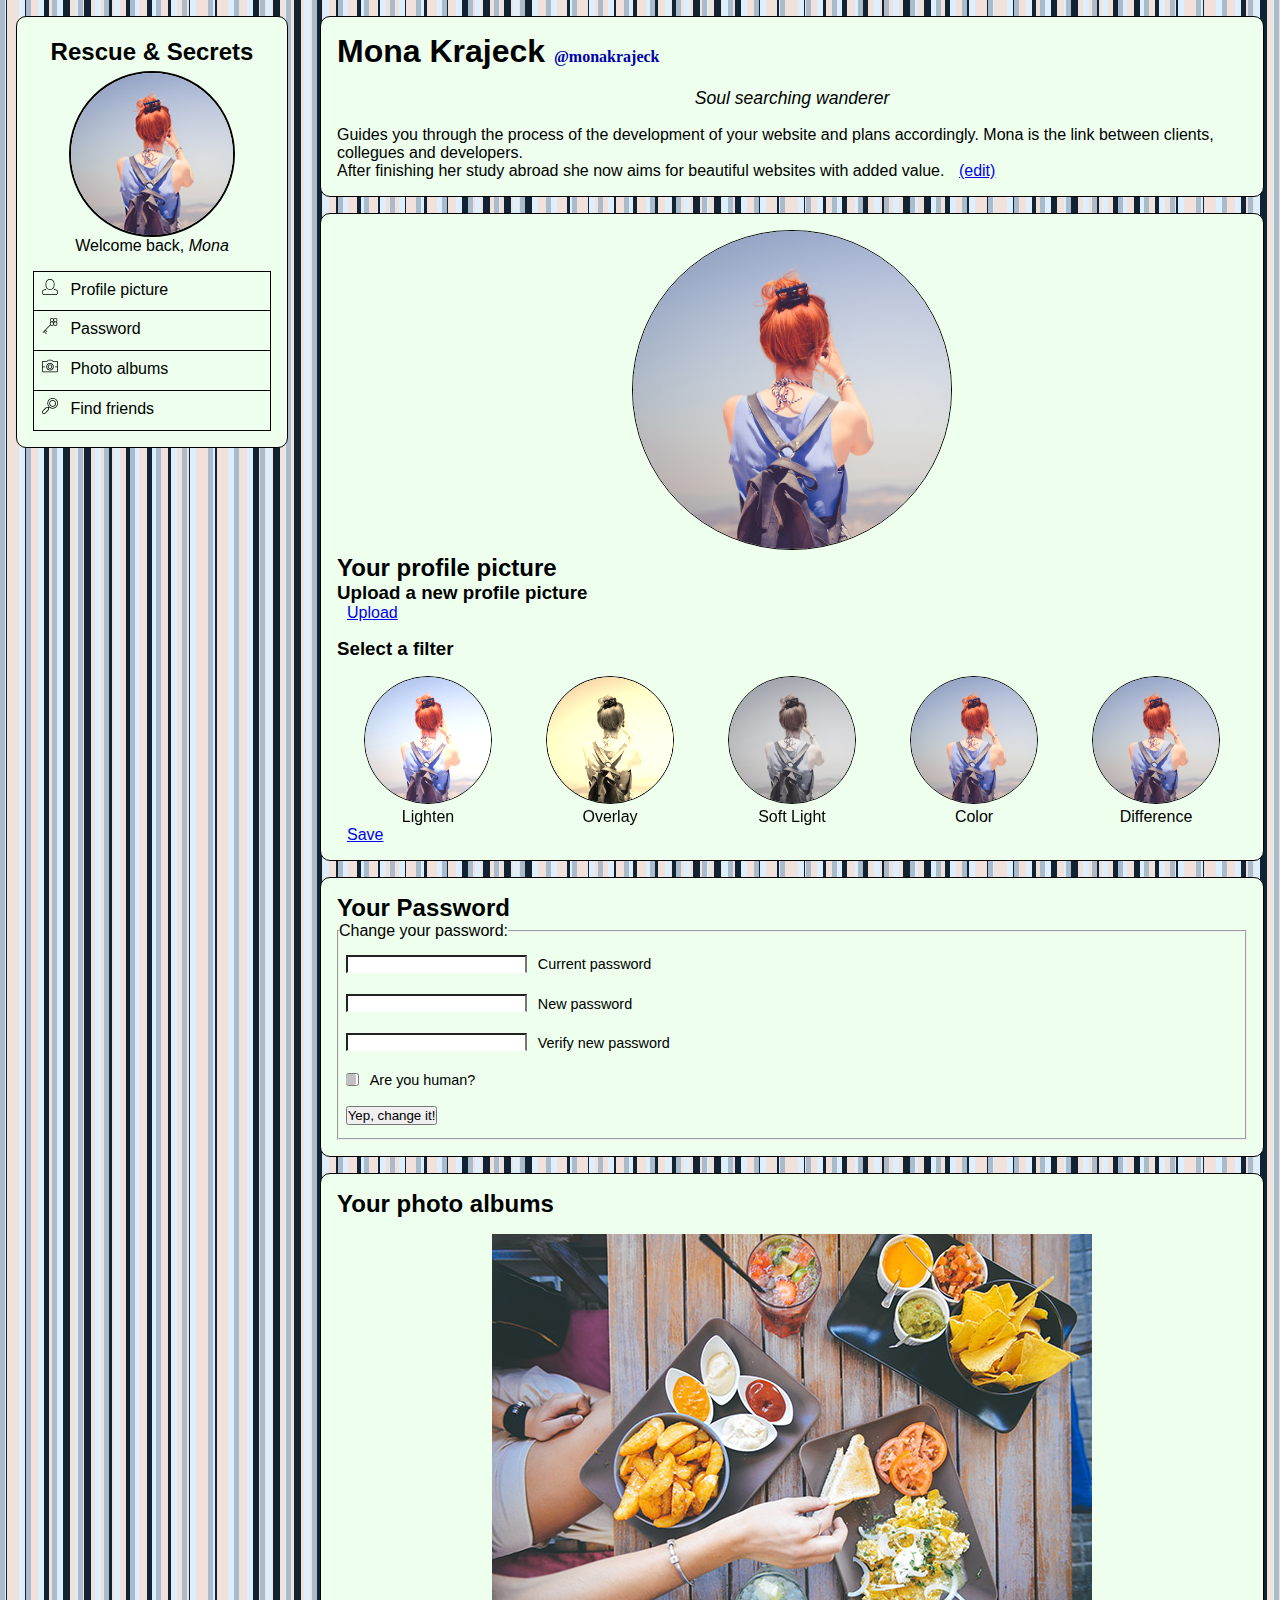
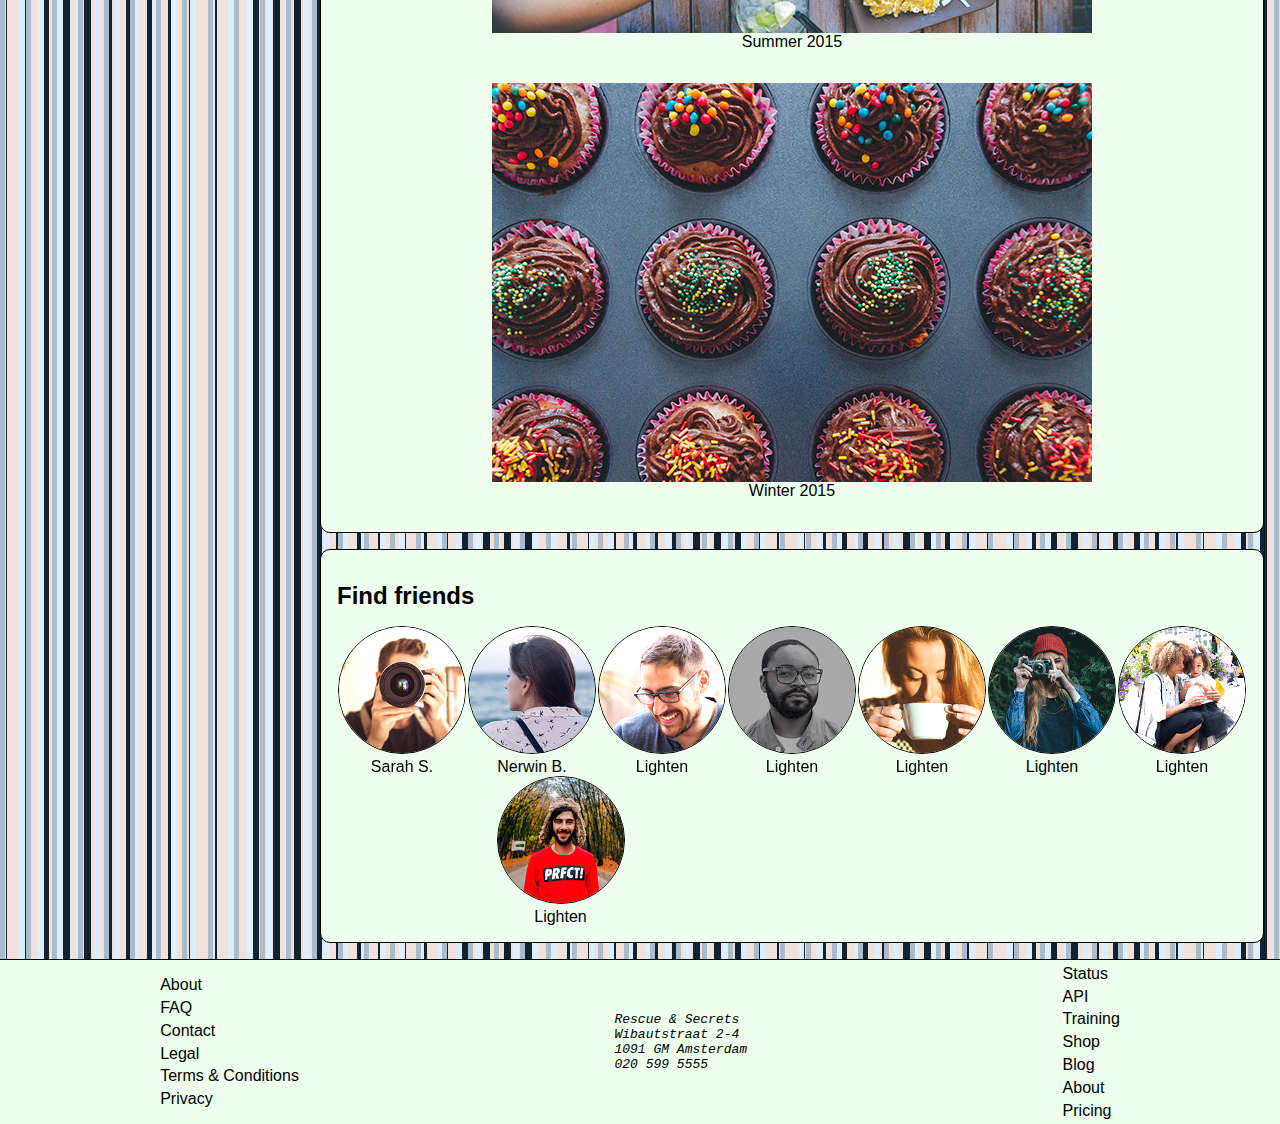
<file: opdracht-3/index.html>
<!DOCTYPE html>
<html lang="en">
	<head>
		<meta charset="utf-8">
		<title>Profile of Mona Krajeck</title>
		<meta name="description" content="">
		<meta name="viewport" content="width=device-width, initial-scale=1">
		<!--	<link href='favicon.ico' rel='shortcut icon'> -->
		<link href="style/style.css", rel="stylesheet">
	</head>
	<body>
		<!-- De header, met een navigatie -->
		<header id="navigation">
			<a href="#close"></a>
			<h1>Rescue &amp; Secrets</h1>
			<figure>
				<img src="images/profile-picture-thumb.jpg" alt="Profile picture of Monica Krajeck">
			</figure>
			<p>Welcome back, <em>Mona</em></p>
			<nav>
				<ul>
					<li>
						<a href="#profile-picture">
							<svg xmlns="http://www.w3.org/2000/svg" version="1.1" x="0" y="0" width="622.4" height="622.4" viewBox="0 0 622.4 622.4" xml:space="preserve">
								<path d="M312.5 430.4c-95.3 0-172.9-77.6-172.9-172.9v-84.6C139.6 77.6 217.1 0 312.5 0 407.8 0 485.4 77.6 485.4 172.9v84.6C485.4 352.8 407.8 430.4 312.5 430.4zM312.5 27.4c-80.2 0-145.5 65.3-145.5 145.5v84.6c0 80.2 65.3 145.5 145.5 145.5 80.2 0 145.5-65.3 145.5-145.5v-84.6C458 92.7 392.7 27.4 312.5 27.4zM543.8 622.4H78.6c-40.5 0-73.4-32.9-73.4-73.4V484.6c0-24 12.1-56.1 69.6-72.9l69.6-19.3c7.3-2 14.8 2.3 16.9 9.6 2 7.3-2.3 14.8-9.6 16.9l-69.4 19.2c-49.7 14.5-49.7 38.6-49.7 46.5v64.4c0 25.4 20.6 46 46 46h465.2c25.4 0 46-20.6 46-46V484.6c0-21.4-16.8-37-49.8-46.5l-66.2-18.5c-7.3-2-11.5-9.6-9.5-16.9 2-7.3 9.6-11.6 16.9-9.5l66.3 18.5c57.6 16.6 69.7 48.8 69.7 72.9v64.4C617.2 589.5 584.3 622.4 543.8 622.4z"/>
							</svg>
							Profile picture
						</a>
					</li>
					<li>
						<a href="#password">
							<svg xmlns="http://www.w3.org/2000/svg" version="1.1" x="0" y="0" width="663.1" height="663.1" viewBox="0 0 663.1 663.1" xml:space="preserve">
								<path d="M552.4 170.2c-46.9 0-85.1-38.2-85.1-85.1 0-46.9 38.2-85.1 85.1-85.1 46.9 0 85.1 38.2 85.1 85.1C637.5 132.1 599.3 170.2 552.4 170.2zM552.4 28.6c-31.2 0-56.6 25.4-56.6 56.6 0 31.2 25.4 56.6 56.6 56.6 31.2 0 56.6-25.4 56.6-56.6C609 53.9 583.6 28.6 552.4 28.6zM552.4 318.4L552.4 318.4c-46.9 0-85.1-38.2-85.1-85.1 0-46.9 38.2-85.1 85.1-85.1 46.9 0 85.1 38.2 85.1 85.1C637.5 280.2 599.4 318.4 552.4 318.4zM552.4 176.7c-31.2 0-56.6 25.4-56.6 56.6 0 31.2 25.4 56.6 56.6 56.6 31.2 0 56.6-25.4 56.6-56.6C609 202.1 583.6 176.7 552.4 176.7z"/>
								<path d="M410.4 170.2h0c-46.9 0-85.1-38.2-85.1-85.1 0-46.9 38.2-85.1 85.1-85.1 46.9 0 85.1 38.2 85.1 85.1 0 22.7-8.8 44.1-24.9 60.2C454.5 161.4 433.1 170.2 410.4 170.2zM410.3 28.6c-31.2 0-56.6 25.4-56.6 56.6 0 31.2 25.4 56.6 56.6 56.6h0c15.1 0 29.3-5.9 40-16.6 10.7-10.7 16.6-24.9 16.6-40C466.9 53.9 441.5 28.6 410.3 28.6zM410.3 318.4L410.3 318.4c-46.9 0-85.1-38.2-85.1-85.1 0-46.9 38.2-85.1 85.1-85.1 46.9 0 85.1 38.2 85.1 85.1C495.4 280.2 457.3 318.4 410.3 318.4zM410.3 176.7c-31.2 0-56.6 25.4-56.6 56.6 0 31.2 25.4 56.6 56.6 56.6 31.2 0 56.6-25.4 56.6-56.6C466.9 202.1 441.5 176.7 410.3 176.7z"/>
								<path d="M39.8 611.4c-3.7 0-7.3-1.4-10.1-4.2 -5.6-5.6-5.6-14.6 0-20.2l313.5-313.5c5.6-5.6 14.6-5.6 20.2 0 5.6 5.6 5.6 14.6 0 20.2L49.9 607.2C47.1 610 43.5 611.4 39.8 611.4zM202.8 585.6c-3.7 0-7.3-1.4-10.1-4.2l-63.5-63.5c-5.6-5.6-5.6-14.6 0-20.2 5.6-5.6 14.6-5.6 20.2 0l63.5 63.5c5.6 5.6 5.6 14.6 0 20.2C210.1 584.2 206.4 585.6 202.8 585.6zM176.1 663.1c-3.7 0-7.3-1.4-10.1-4.2L77.1 570c-5.6-5.6-5.6-14.6 0-20.2 5.6-5.6 14.6-5.6 20.2 0l88.9 88.9c5.6 5.6 5.6 14.6 0 20.2C183.4 661.7 179.7 663.1 176.1 663.1z"/>
							</svg>
							Password
						</a>
					</li>
					<li>
						<a href="#photo-albums">
							<svg xmlns="http://www.w3.org/2000/svg" version="1.1" x="0" y="0" width="612" height="612" viewBox="0 0 612 612" xml:space="preserve">
								<path d="M581.3 541.3H30.7C13.8 541.3 0 527.5 0 510.5V145.2c0-17 13.8-30.7 30.7-30.7h149.7c4.9 0 13.2-3.8 16.4-7.4l16.7-19c8.6-9.8 24.9-17.2 38-17.2h107.4c13.1 0 29.4 7.4 38 17.2l16.7 19c3.2 3.7 11.5 7.4 16.4 7.4h151.3c17 0 30.7 13.8 30.7 30.7v365.3C612 527.5 598.2 541.3 581.3 541.3zM30.7 143.2c-1.1 0-2 0.9-2 2v365.3c0 1.1 0.9 2 2 2h550.5c1.1 0 2-0.9 2-2V145.2c0-1.1-0.9-2-2-2H430c-13.1 0-29.4-7.4-38-17.2l-16.7-19c-3.2-3.7-11.5-7.4-16.4-7.4H251.5c-4.9 0-13.2 3.7-16.4 7.4l-16.7 19c-8.6 9.8-24.9 17.2-38 17.2H30.7zM306 476.7c-79.2 0-143.6-64.4-143.6-143.6 0-79.2 64.4-143.6 143.6-143.6s143.6 64.4 143.6 143.6C449.6 412.2 385.2 476.7 306 476.7zM306 218.1c-63.4 0-114.9 51.6-114.9 114.9 0 63.4 51.6 114.9 114.9 114.9s114.9-51.6 114.9-114.9C420.9 269.7 369.4 218.1 306 218.1zM593 350.7h-81.2c-7.9 0-14.4-6.4-14.4-14.4s6.4-14.4 14.4-14.4h81.2c7.9 0 14.4 6.4 14.4 14.4S600.9 350.7 593 350.7zM105.7 350.7H19.7c-7.9 0-14.4-6.4-14.4-14.4s6.4-14.4 14.4-14.4h86c7.9 0 14.4 6.4 14.4 14.4S113.6 350.7 105.7 350.7zM306 419.6c-47.7 0-86.5-38.8-86.5-86.5 0-47.7 38.8-86.5 86.5-86.5 47.7 0 86.5 38.8 86.5 86.5C392.5 380.8 353.7 419.6 306 419.6zM306 275.3c-31.9 0-57.8 25.9-57.8 57.8 0 31.9 25.9 57.8 57.8 57.8 31.9 0 57.8-25.9 57.8-57.8C363.8 301.2 337.9 275.3 306 275.3z"/>
							</svg>
							Photo albums
						</a>
					</li>
					<li>
						<a href="#find-friends">
							<svg xmlns="http://www.w3.org/2000/svg" version="1.1" x="0" y="0" width="612" height="612" viewBox="0 0 612 612" xml:space="preserve">
								<path d="M408 407.9c-54.5 0-105.7-21.2-144.2-59.7 -79.5-79.5-79.5-208.9 0-288.4 38.5-38.5 89.7-59.7 144.2-59.7 54.5 0 105.7 21.2 144.2 59.7C590.8 98.3 612 149.5 612 204s-21.2 105.7-59.7 144.2C513.7 386.7 462.5 407.9 408 407.9zM408 29.2c-46.7 0-90.6 18.2-123.6 51.2 -68.1 68.1-68.1 179 0 247.2 33 33 76.9 51.2 123.6 51.2 46.7 0 90.6-18.2 123.6-51.2 33-33 51.2-76.9 51.2-123.6s-18.2-90.6-51.2-123.6C498.6 47.4 454.7 29.2 408 29.2zM244.2 382.4c-3.7 0-7.5-1.4-10.3-4.3 -5.7-5.7-5.7-14.9 0-20.6l23.4-23.4c5.7-5.7 14.9-5.7 20.6 0 5.7 5.7 5.7 14.9 0 20.6L254.5 378.1C251.7 381 247.9 382.4 244.2 382.4zM75.6 612c-20.2 0-39.2-7.9-53.4-22.1C7.9 575.6 0 556.6 0 536.4c0-20.2 7.9-39.2 22.1-53.4l116.3-116.3c14.3-14.3 33.2-22.1 53.4-22.1 20.2 0 39.2 7.9 53.4 22.1 29.5 29.5 29.5 77.4 0 106.9L129 589.9C114.7 604.1 95.7 612 75.6 612zM191.8 373.8c-12.4 0-24 4.8-32.8 13.6L42.8 503.7c-8.8 8.8-13.6 20.4-13.6 32.8 0 12.4 4.8 24 13.6 32.8 8.8 8.8 20.4 13.6 32.8 13.6 12.4 0 24-4.8 32.8-13.6l116.3-116.3c18.1-18.1 18.1-47.5 0-65.6C215.9 378.6 204.2 373.8 191.8 373.8zM408 332.3c-34.3 0-66.5-13.4-90.7-37.6 -50-50-50-131.4 0-181.5 24.2-24.2 56.5-37.6 90.7-37.6 34.3 0 66.5 13.4 90.7 37.6 50 50 50 131.4 0 181.5C474.5 318.9 442.3 332.3 408 332.3zM408 104.8c-26.5 0-51.4 10.3-70.1 29 -38.6 38.6-38.6 101.5 0 140.2 18.7 18.7 43.6 29 70.1 29 26.5 0 51.4-10.3 70.1-29 38.6-38.7 38.6-101.5 0-140.2C459.4 115.2 434.5 104.8 408 104.8z"/>
							</svg>
							Find friends
						</a>
					</li>
				</ul>
			</nav>
		</header>
		<!-- De main content begint hier -->
		<main>
			<a href="#navigation">
				<span></span>
				<span></span>
				<span></span>
			</a>			
			<article>
				<header>
					<h1>Mona Krajeck <span>@monakrajeck</span></h1>
					<h2>Soul searching wanderer</h2>
				</header>
				<p>
					Guides you through the process of the development of your website and plans accordingly. Mona is the link between clients, collegues and developers.
				</p>
				<p>
					After finishing her study abroad she now aims for beautiful websites with added value. <a href="/">(edit)</a>
				</p>
			</article>
			<article id="profile-picture">
				<div>
					<figure class="current-profile-picture">
						<a href="#lightbox-image">
							<img class="profile-picture" src="images/profile-picture.jpg">
						</a>
						<a href="#" class="lightbox" id="lightbox-image">
							<img src="images/profile-picture.jpg">
						</a>
					</figure>
				</div>
				<div>
					<header>
						<h2>Your profile picture</h2>
						<h3>Upload a new profile picture</h3>
					</header>
					<a title="Opens upload window" role="button" href="/">Upload</a>
				</div>
				<section class="filter-effects">
					<header>
						<h3>Select a filter</h3>
					</header>
					<figure class="effect-01">
						<img class="profile-picture " src="images/profile-picture.jpg" alt="Image effect: lighten">
						<figcaption>Lighten</figcaption>
					</figure>
					<figure class="effect-02">
						<img class="profile-picture" src="images/profile-picture.jpg" alt="Image effect: overlay">
						<figcaption>Overlay</figcaption>
					</figure>
					<figure class="effect-03">
						<img class="profile-picture" src="images/profile-picture.jpg" alt="Image effect: soft light">
						<figcaption>Soft Light</figcaption>
					</figure>
					<figure class="effect-04">
						<img class="profile-picture" src="images/profile-picture.jpg" alt="Image effect: color">
						<figcaption>Color</figcaption>
					</figure>
					<figure class="effect-05">
						<img class="profile-picture" src="images/profile-picture.jpg" alt="Image effect: difference">
						<figcaption>Difference</figcaption>
					</figure>
				</section>
				<a role="button" href="/">Save</a>
			</article>
			<article id="password">
				<header>
					<h2>Your Password</h2>
				</header>
				<form action="" method="post">
					<fieldset>
						<legend>Change your password:</legend>
						<label>
						<input id="current-password" type="password" required>
						<span>Current password</span>
						</label>
						<label>
						<input id="current-password" type="password" required>
						<span>New password</span>
						</label>
						<label>
						<input id="current-password" type="password" required>
						<span>Verify new password</span>
						</label>
						<label>
						<input type="checkbox" id="'human'"> 
						<span>Are you human?</span>
						</label>
						<button role="button" type="submit">Yep, change it!</button>
					</fieldset>
				</form>
			</article>
			<article id="photo-albums">
				<header>
					<h2>Your photo albums</h2>
				</header>
				<figure>
					<img src="images/image-01.jpg" alt="Photoalbum of Summer 2015">
					<figcaption>
						Summer 2015
					</figcaption>
				</figure>
				<figure>
					<img src="images/image-02.jpg" alt="Photoalbum of winter 2015">
					<svg xmlns="http://www.w3.org/2000/svg" version="1.1" x="0" y="0" width="612" height="612" viewBox="0 0 612 612" xml:space="preserve">
						<path d="M408 407.9c-54.5 0-105.7-21.2-144.2-59.7 -79.5-79.5-79.5-208.9 0-288.4 38.5-38.5 89.7-59.7 144.2-59.7 54.5 0 105.7 21.2 144.2 59.7C590.8 98.3 612 149.5 612 204s-21.2 105.7-59.7 144.2C513.7 386.7 462.5 407.9 408 407.9zM408 29.2c-46.7 0-90.6 18.2-123.6 51.2 -68.1 68.1-68.1 179 0 247.2 33 33 76.9 51.2 123.6 51.2 46.7 0 90.6-18.2 123.6-51.2 33-33 51.2-76.9 51.2-123.6s-18.2-90.6-51.2-123.6C498.6 47.4 454.7 29.2 408 29.2zM244.2 382.4c-3.7 0-7.5-1.4-10.3-4.3 -5.7-5.7-5.7-14.9 0-20.6l23.4-23.4c5.7-5.7 14.9-5.7 20.6 0 5.7 5.7 5.7 14.9 0 20.6L254.5 378.1C251.7 381 247.9 382.4 244.2 382.4zM75.6 612c-20.2 0-39.2-7.9-53.4-22.1C7.9 575.6 0 556.6 0 536.4c0-20.2 7.9-39.2 22.1-53.4l116.3-116.3c14.3-14.3 33.2-22.1 53.4-22.1 20.2 0 39.2 7.9 53.4 22.1 29.5 29.5 29.5 77.4 0 106.9L129 589.9C114.7 604.1 95.7 612 75.6 612zM191.8 373.8c-12.4 0-24 4.8-32.8 13.6L42.8 503.7c-8.8 8.8-13.6 20.4-13.6 32.8 0 12.4 4.8 24 13.6 32.8 8.8 8.8 20.4 13.6 32.8 13.6 12.4 0 24-4.8 32.8-13.6l116.3-116.3c18.1-18.1 18.1-47.5 0-65.6C215.9 378.6 204.2 373.8 191.8 373.8zM408 332.3c-34.3 0-66.5-13.4-90.7-37.6 -50-50-50-131.4 0-181.5 24.2-24.2 56.5-37.6 90.7-37.6 34.3 0 66.5 13.4 90.7 37.6 50 50 50 131.4 0 181.5C474.5 318.9 442.3 332.3 408 332.3zM408 104.8c-26.5 0-51.4 10.3-70.1 29 -38.6 38.6-38.6 101.5 0 140.2 18.7 18.7 43.6 29 70.1 29 26.5 0 51.4-10.3 70.1-29 38.6-38.7 38.6-101.5 0-140.2C459.4 115.2 434.5 104.8 408 104.8z"/>
					</svg>
					<figcaption>
						Winter 2015
					</figcaption>
				</figure>
			</article>
			<article id="find-friends">
				<header>
					<h2>Find friends</h2>
					<a href="#password">
						<svg xmlns="http://www.w3.org/2000/svg" version="1.1" x="0" y="0" width="612" height="612" viewBox="0 0 612 612" xml:space="preserve">
							<path d="M423.2 438c-3.8 0-7.5-1.4-10.4-4.3L178.4 199.2c-5.7-5.7-5.7-15.1 0-20.8 5.8-5.8 15.1-5.8 20.8 0l234.5 234.5c5.8 5.8 5.8 15.1 0 20.8C430.8 436.5 427 438 423.2 438zM188.8 438c-3.8 0-7.5-1.4-10.4-4.3 -5.7-5.7-5.7-15.1 0-20.8l234.4-234.5c5.8-5.8 15.1-5.8 20.8 0 5.8 5.7 5.8 15.1 0 20.8l-234.4 234.5C196.3 436.5 192.5 438 188.8 438z"/>
							<path d="M306 612v-14.7l0 14.7c-168.7 0-306-137.3-306-306C0 137.3 137.3 0 306 0c168.7 0 306 137.3 306 306C612 474.7 474.7 612 306 612zM306 29.4c-152.5 0-276.6 124.1-276.6 276.6 0 152.5 124.1 276.6 276.6 276.6h0c152.5 0 276.5-124.1 276.5-276.6C582.6 153.5 458.5 29.4 306 29.4z"/>
						</svg>
					</a>
				</header>
				<figure class="effect-01">
					<img class="profile-picture " src="images/profile-picture-08.jpg">
					<figcaption>Sarah S.</figcaption>
				</figure>
				<figure class="effect-04">
					<img class="profile-picture " src="images/profile-picture-01.jpg">
					<figcaption>Nerwin B.</figcaption>
				</figure>
				<figure class="effect-01">
					<img class="profile-picture " src="images/profile-picture-02.jpg">
					<figcaption>Lighten</figcaption>
				</figure>
				<figure class="effect-03">
					<img class="profile-picture " src="images/profile-picture-03.jpg">
					<figcaption>Lighten</figcaption>
				</figure>
				<figure class="effect-01">
					<img class="profile-picture " src="images/profile-picture-04.jpg">
					<figcaption>Lighten</figcaption>
				</figure>
				<figure class="effect-05">
					<img class="profile-picture " src="images/profile-picture-05.jpg">
					<figcaption>Lighten</figcaption>
				</figure>
				<figure class="effect-01">
					<img class="profile-picture " src="images/profile-picture-06.jpg">
					<figcaption>Lighten</figcaption>
				</figure>
				<figure class="effect-05">
					<img class="profile-picture " src="images/profile-picture-07.jpg">
					<figcaption>Lighten</figcaption>
				</figure>
				<figure>
					<div class="loader">loading</div>
				</figure>
			</article>
		</main>
		<footer>
			<nav>
				<ul>
					<li><a href="">About</a></li>
					<li><a href="">FAQ</a></li>
					<li><a href="">Contact</a></li>
					<li><a href="">Legal</a></li>
					<li><a href="">Terms &amp; Conditions</a></li>
					<li><a href="">Privacy</a></li>
				</ul>
			</nav>
			<address>
				<pre>
					Rescue &amp; Secrets
					Wibautstraat 2-4
					1091 GM Amsterdam
					020 599 5555
				</pre>
			</address>
			<ul>
				<li><a href="">Status</a></li>
				<li><a href="">API</a></li>
				<li><a href="">Training</a></li>
				<li><a href="">Shop</a></li>
				<li><a href="">Blog</a></li>
				<li><a href="">About</a></li>
				<li><a href="">Pricing</a></li>
			</ul>
		</footer>
	</body>
</html>
</file>
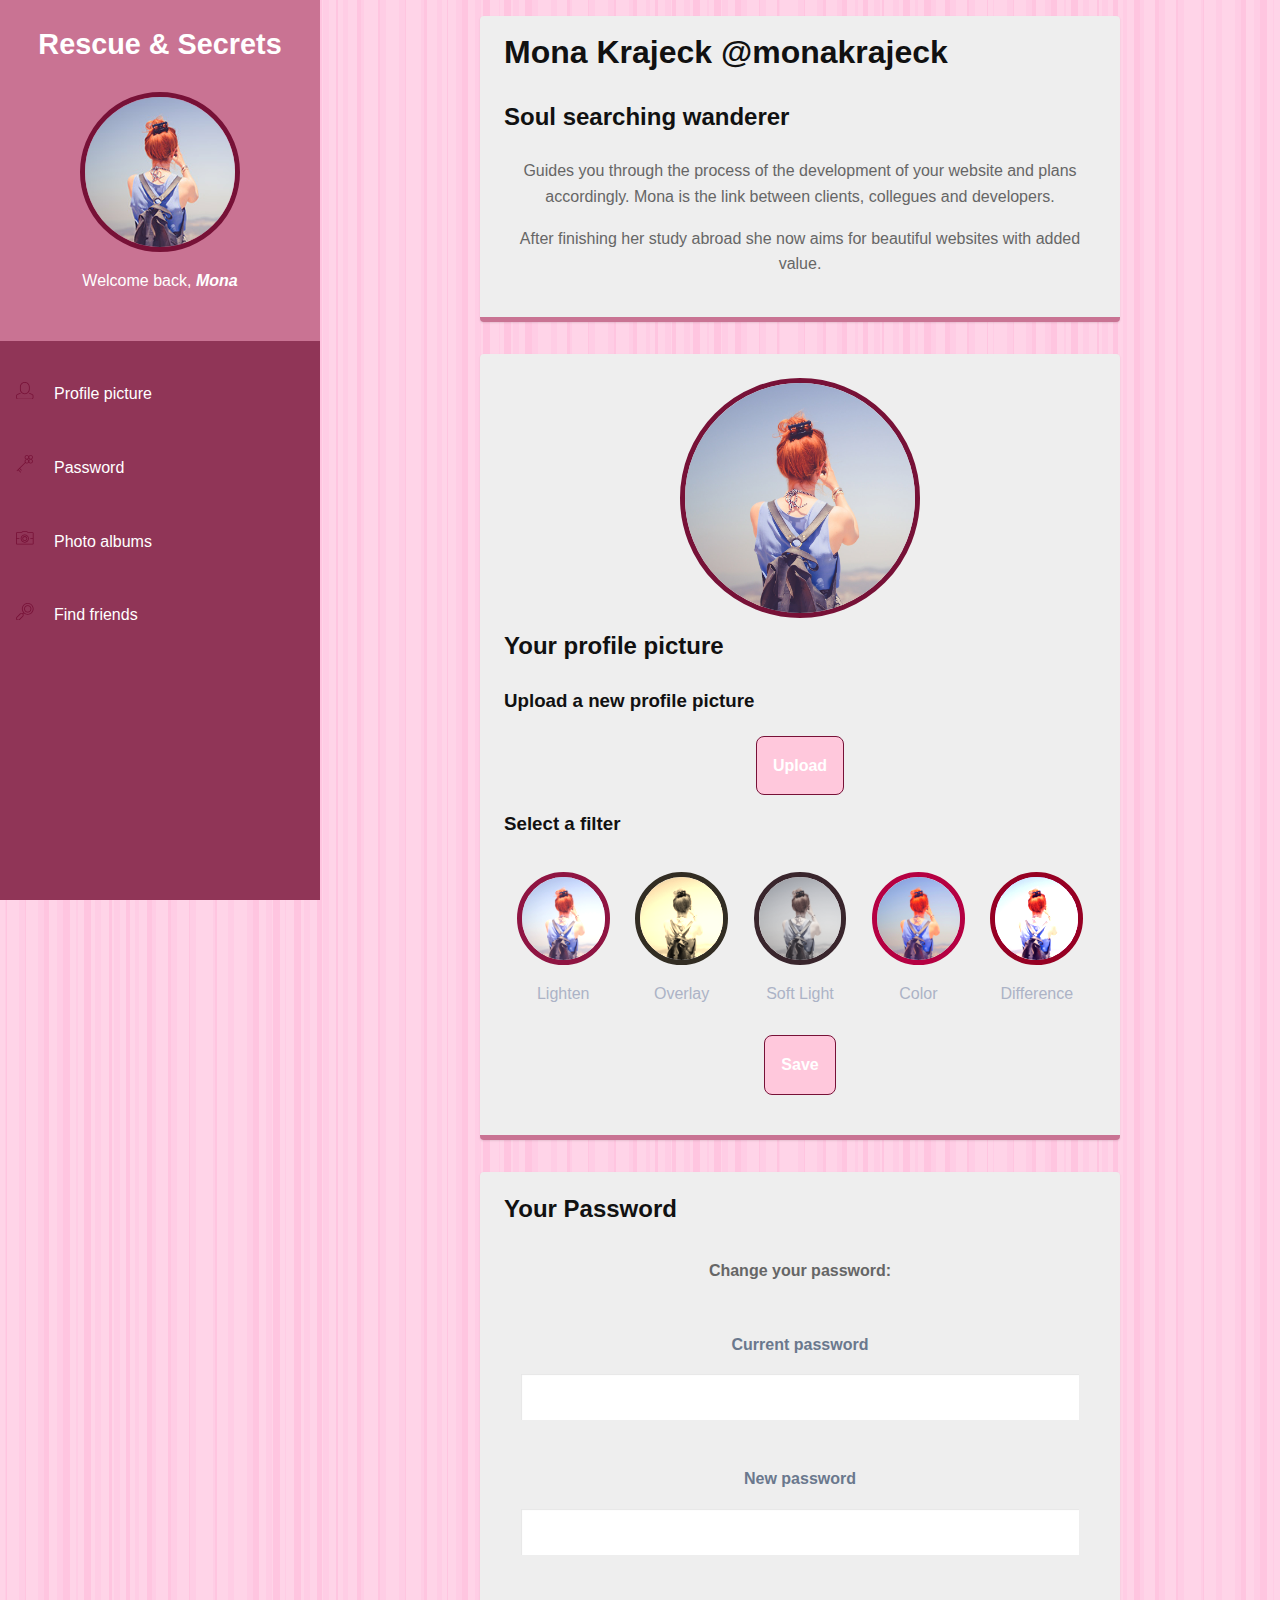
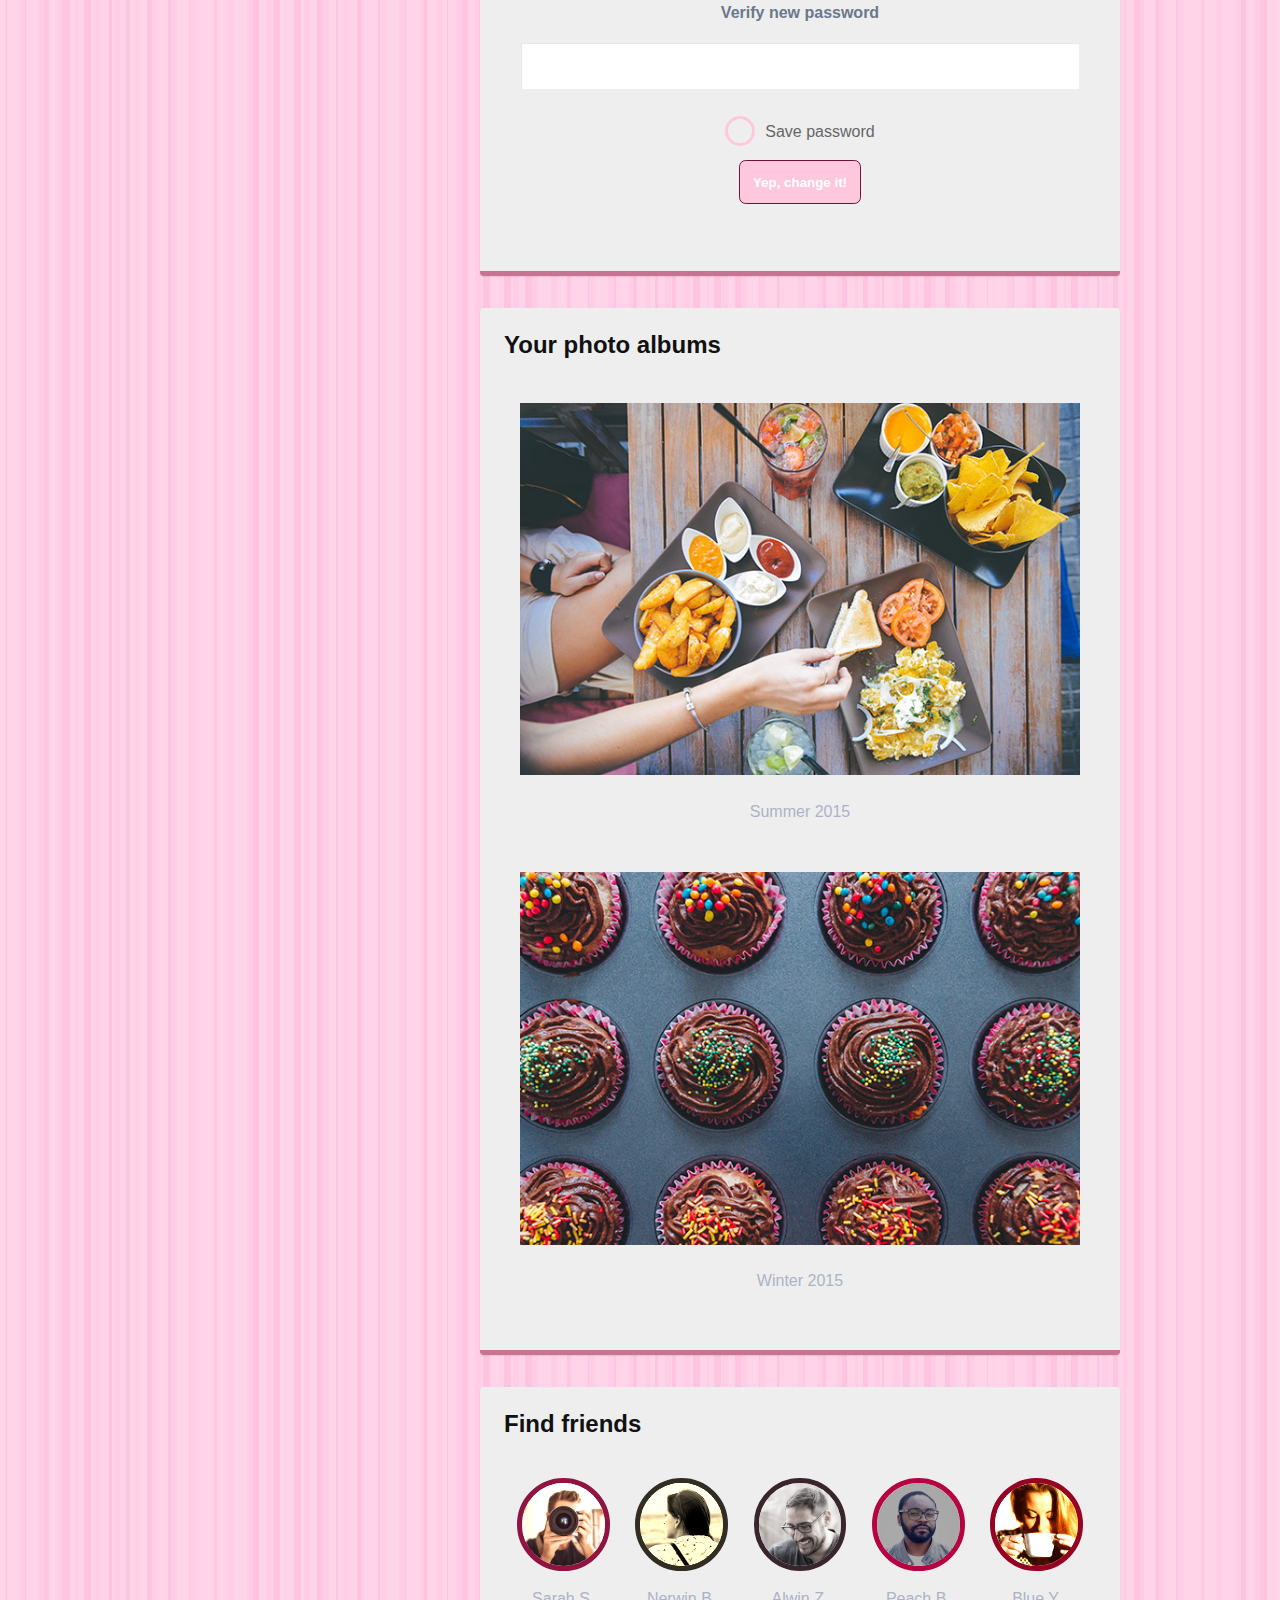
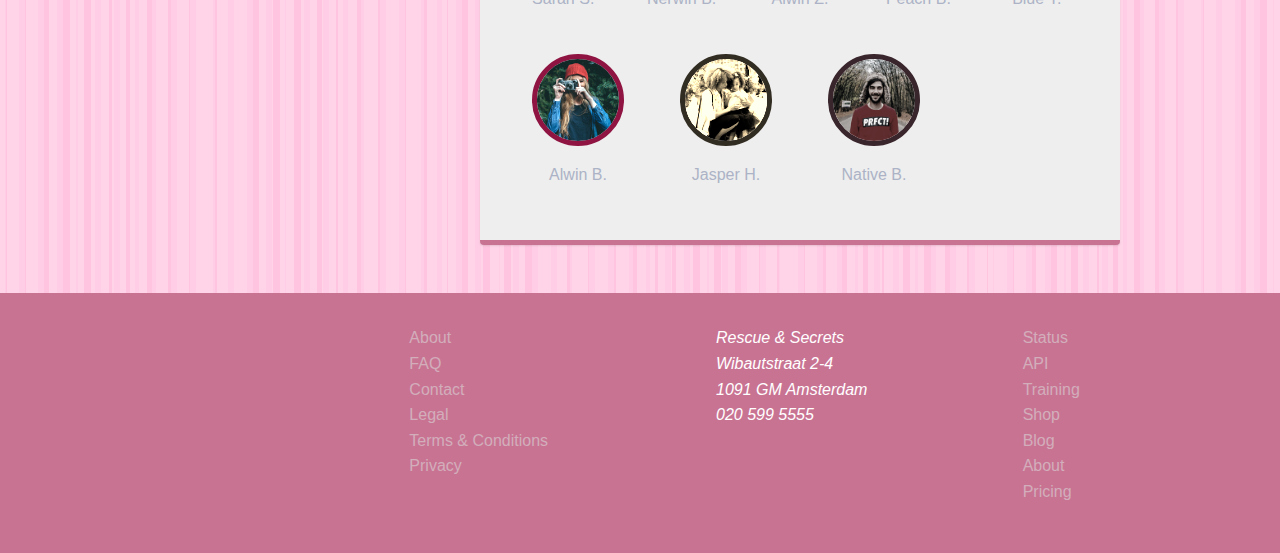
<file: opdracht-4/index.html>
<!DOCTYPE html>
<html lang="en">
	<head>
		
		<meta charset="utf-8">

		<title>Profile of Mona Krajeck</title>

		<meta name="description" content="">
		<meta name="viewport" content="width=device-width, initial-scale=1,  maximum-scale=1">
		
		<link href='favicon.ico' rel='shortcut icon'>

		<link rel="stylesheet" href="style/style-new.css">
		
	</head>
	<body>
	
		<header id="navigation">
			<a href="#close"></a>
			<section>
				<h1>Rescue &amp; Secrets</h1>

				<figure>
					<img src="images/profile-picture-thumb.jpg" alt="Profile picture of Monica Krajeck">
				</figure>
			
				<p>Welcome back, <em>Mona</em></p>
			</section>
			
			<nav>
				<ul>
					<li>
						<a href="#profile-picture">
							<svg xmlns="http://www.w3.org/2000/svg" version="1.1" x="0" y="0" width="622.4" height="622.4" viewBox="0 0 622.4 622.4" xml:space="preserve"><path d="M312.5 430.4c-95.3 0-172.9-77.6-172.9-172.9v-84.6C139.6 77.6 217.1 0 312.5 0 407.8 0 485.4 77.6 485.4 172.9v84.6C485.4 352.8 407.8 430.4 312.5 430.4zM312.5 27.4c-80.2 0-145.5 65.3-145.5 145.5v84.6c0 80.2 65.3 145.5 145.5 145.5 80.2 0 145.5-65.3 145.5-145.5v-84.6C458 92.7 392.7 27.4 312.5 27.4zM543.8 622.4H78.6c-40.5 0-73.4-32.9-73.4-73.4V484.6c0-24 12.1-56.1 69.6-72.9l69.6-19.3c7.3-2 14.8 2.3 16.9 9.6 2 7.3-2.3 14.8-9.6 16.9l-69.4 19.2c-49.7 14.5-49.7 38.6-49.7 46.5v64.4c0 25.4 20.6 46 46 46h465.2c25.4 0 46-20.6 46-46V484.6c0-21.4-16.8-37-49.8-46.5l-66.2-18.5c-7.3-2-11.5-9.6-9.5-16.9 2-7.3 9.6-11.6 16.9-9.5l66.3 18.5c57.6 16.6 69.7 48.8 69.7 72.9v64.4C617.2 589.5 584.3 622.4 543.8 622.4z"/></svg>
							Profile picture
						</a>
					</li>
					<li>
						<a href="#password">
							<svg xmlns="http://www.w3.org/2000/svg" version="1.1" x="0" y="0" width="663.1" height="663.1" viewBox="0 0 663.1 663.1" xml:space="preserve"><path d="M552.4 170.2c-46.9 0-85.1-38.2-85.1-85.1 0-46.9 38.2-85.1 85.1-85.1 46.9 0 85.1 38.2 85.1 85.1C637.5 132.1 599.3 170.2 552.4 170.2zM552.4 28.6c-31.2 0-56.6 25.4-56.6 56.6 0 31.2 25.4 56.6 56.6 56.6 31.2 0 56.6-25.4 56.6-56.6C609 53.9 583.6 28.6 552.4 28.6zM552.4 318.4L552.4 318.4c-46.9 0-85.1-38.2-85.1-85.1 0-46.9 38.2-85.1 85.1-85.1 46.9 0 85.1 38.2 85.1 85.1C637.5 280.2 599.4 318.4 552.4 318.4zM552.4 176.7c-31.2 0-56.6 25.4-56.6 56.6 0 31.2 25.4 56.6 56.6 56.6 31.2 0 56.6-25.4 56.6-56.6C609 202.1 583.6 176.7 552.4 176.7z"/><path d="M410.4 170.2h0c-46.9 0-85.1-38.2-85.1-85.1 0-46.9 38.2-85.1 85.1-85.1 46.9 0 85.1 38.2 85.1 85.1 0 22.7-8.8 44.1-24.9 60.2C454.5 161.4 433.1 170.2 410.4 170.2zM410.3 28.6c-31.2 0-56.6 25.4-56.6 56.6 0 31.2 25.4 56.6 56.6 56.6h0c15.1 0 29.3-5.9 40-16.6 10.7-10.7 16.6-24.9 16.6-40C466.9 53.9 441.5 28.6 410.3 28.6zM410.3 318.4L410.3 318.4c-46.9 0-85.1-38.2-85.1-85.1 0-46.9 38.2-85.1 85.1-85.1 46.9 0 85.1 38.2 85.1 85.1C495.4 280.2 457.3 318.4 410.3 318.4zM410.3 176.7c-31.2 0-56.6 25.4-56.6 56.6 0 31.2 25.4 56.6 56.6 56.6 31.2 0 56.6-25.4 56.6-56.6C466.9 202.1 441.5 176.7 410.3 176.7z"/><path d="M39.8 611.4c-3.7 0-7.3-1.4-10.1-4.2 -5.6-5.6-5.6-14.6 0-20.2l313.5-313.5c5.6-5.6 14.6-5.6 20.2 0 5.6 5.6 5.6 14.6 0 20.2L49.9 607.2C47.1 610 43.5 611.4 39.8 611.4zM202.8 585.6c-3.7 0-7.3-1.4-10.1-4.2l-63.5-63.5c-5.6-5.6-5.6-14.6 0-20.2 5.6-5.6 14.6-5.6 20.2 0l63.5 63.5c5.6 5.6 5.6 14.6 0 20.2C210.1 584.2 206.4 585.6 202.8 585.6zM176.1 663.1c-3.7 0-7.3-1.4-10.1-4.2L77.1 570c-5.6-5.6-5.6-14.6 0-20.2 5.6-5.6 14.6-5.6 20.2 0l88.9 88.9c5.6 5.6 5.6 14.6 0 20.2C183.4 661.7 179.7 663.1 176.1 663.1z"/></svg>
							Password
						</a>
					</li>
					<li>
						<a href="#photo-albums">
							<svg xmlns="http://www.w3.org/2000/svg" version="1.1" x="0" y="0" width="612" height="612" viewBox="0 0 612 612" xml:space="preserve"><path d="M581.3 541.3H30.7C13.8 541.3 0 527.5 0 510.5V145.2c0-17 13.8-30.7 30.7-30.7h149.7c4.9 0 13.2-3.8 16.4-7.4l16.7-19c8.6-9.8 24.9-17.2 38-17.2h107.4c13.1 0 29.4 7.4 38 17.2l16.7 19c3.2 3.7 11.5 7.4 16.4 7.4h151.3c17 0 30.7 13.8 30.7 30.7v365.3C612 527.5 598.2 541.3 581.3 541.3zM30.7 143.2c-1.1 0-2 0.9-2 2v365.3c0 1.1 0.9 2 2 2h550.5c1.1 0 2-0.9 2-2V145.2c0-1.1-0.9-2-2-2H430c-13.1 0-29.4-7.4-38-17.2l-16.7-19c-3.2-3.7-11.5-7.4-16.4-7.4H251.5c-4.9 0-13.2 3.7-16.4 7.4l-16.7 19c-8.6 9.8-24.9 17.2-38 17.2H30.7zM306 476.7c-79.2 0-143.6-64.4-143.6-143.6 0-79.2 64.4-143.6 143.6-143.6s143.6 64.4 143.6 143.6C449.6 412.2 385.2 476.7 306 476.7zM306 218.1c-63.4 0-114.9 51.6-114.9 114.9 0 63.4 51.6 114.9 114.9 114.9s114.9-51.6 114.9-114.9C420.9 269.7 369.4 218.1 306 218.1zM593 350.7h-81.2c-7.9 0-14.4-6.4-14.4-14.4s6.4-14.4 14.4-14.4h81.2c7.9 0 14.4 6.4 14.4 14.4S600.9 350.7 593 350.7zM105.7 350.7H19.7c-7.9 0-14.4-6.4-14.4-14.4s6.4-14.4 14.4-14.4h86c7.9 0 14.4 6.4 14.4 14.4S113.6 350.7 105.7 350.7zM306 419.6c-47.7 0-86.5-38.8-86.5-86.5 0-47.7 38.8-86.5 86.5-86.5 47.7 0 86.5 38.8 86.5 86.5C392.5 380.8 353.7 419.6 306 419.6zM306 275.3c-31.9 0-57.8 25.9-57.8 57.8 0 31.9 25.9 57.8 57.8 57.8 31.9 0 57.8-25.9 57.8-57.8C363.8 301.2 337.9 275.3 306 275.3z"/></svg>
							Photo albums
						</a>
					</li>
					<li>
						<a href="#find-friends">
							<svg xmlns="http://www.w3.org/2000/svg" version="1.1" x="0" y="0" width="612" height="612" viewBox="0 0 612 612" xml:space="preserve"><path d="M408 407.9c-54.5 0-105.7-21.2-144.2-59.7 -79.5-79.5-79.5-208.9 0-288.4 38.5-38.5 89.7-59.7 144.2-59.7 54.5 0 105.7 21.2 144.2 59.7C590.8 98.3 612 149.5 612 204s-21.2 105.7-59.7 144.2C513.7 386.7 462.5 407.9 408 407.9zM408 29.2c-46.7 0-90.6 18.2-123.6 51.2 -68.1 68.1-68.1 179 0 247.2 33 33 76.9 51.2 123.6 51.2 46.7 0 90.6-18.2 123.6-51.2 33-33 51.2-76.9 51.2-123.6s-18.2-90.6-51.2-123.6C498.6 47.4 454.7 29.2 408 29.2zM244.2 382.4c-3.7 0-7.5-1.4-10.3-4.3 -5.7-5.7-5.7-14.9 0-20.6l23.4-23.4c5.7-5.7 14.9-5.7 20.6 0 5.7 5.7 5.7 14.9 0 20.6L254.5 378.1C251.7 381 247.9 382.4 244.2 382.4zM75.6 612c-20.2 0-39.2-7.9-53.4-22.1C7.9 575.6 0 556.6 0 536.4c0-20.2 7.9-39.2 22.1-53.4l116.3-116.3c14.3-14.3 33.2-22.1 53.4-22.1 20.2 0 39.2 7.9 53.4 22.1 29.5 29.5 29.5 77.4 0 106.9L129 589.9C114.7 604.1 95.7 612 75.6 612zM191.8 373.8c-12.4 0-24 4.8-32.8 13.6L42.8 503.7c-8.8 8.8-13.6 20.4-13.6 32.8 0 12.4 4.8 24 13.6 32.8 8.8 8.8 20.4 13.6 32.8 13.6 12.4 0 24-4.8 32.8-13.6l116.3-116.3c18.1-18.1 18.1-47.5 0-65.6C215.9 378.6 204.2 373.8 191.8 373.8zM408 332.3c-34.3 0-66.5-13.4-90.7-37.6 -50-50-50-131.4 0-181.5 24.2-24.2 56.5-37.6 90.7-37.6 34.3 0 66.5 13.4 90.7 37.6 50 50 50 131.4 0 181.5C474.5 318.9 442.3 332.3 408 332.3zM408 104.8c-26.5 0-51.4 10.3-70.1 29 -38.6 38.6-38.6 101.5 0 140.2 18.7 18.7 43.6 29 70.1 29 26.5 0 51.4-10.3 70.1-29 38.6-38.7 38.6-101.5 0-140.2C459.4 115.2 434.5 104.8 408 104.8z"/></svg>
							Find friends
						</a>
					</li>
					
				</ul>
			</nav>
		</header>

		<main>

			<a href="#navigation">
				<span></span>
				<span></span>
				<span></span>
			</a>

			<section>
			<article>
				
				<header>
					<h1>Mona Krajeck <span>@monakrajeck</span></h1>
					<h2>Soul searching wanderer</h2>
				</header>
				
				<p>
					Guides you through the process of the development of your website and plans accordingly. Mona is the link between clients, collegues and developers.
				</p>

				<p>
					After finishing her study abroad she now aims for beautiful websites with added value.
				</p>

			</article>

			<a href="#" class="lightbox" id="lightbox-image">
				<img src="images/profile-picture.jpg">
			</a>

			<article id="profile-picture">
				
				<section>
					<a href="#lightbox-image">
						<img class="profile-picture" src="images/profile-picture.jpg">
					</a>
				</section>

				<section>
					<header>
						<h2>Your profile picture</h2>
						<h3>Upload a new profile picture</h3>
					</header>
					<a href="#button">Upload</a>
				</section>

				<section class="filter-effects">
					
					<header>
						<h3>Select a filter</h3>
					</header>
					
					<figure class="effect-01">
						<img class="profile-picture " src="images/profile-picture.jpg" alt="Image effect: lighten">
						<figcaption>Lighten</figcaption>
					</figure>

					<figure class="effect-02">
						<img class="profile-picture" src="images/profile-picture.jpg" alt="Image effect: overlay">
						<figcaption>Overlay</figcaption>
					</figure>

					<figure class="effect-03">
						<img class="profile-picture" src="images/profile-picture.jpg" alt="Image effect: soft light">
						<figcaption>Soft Light</figcaption>
					</figure>

					<figure class="effect-04">
						<img class="profile-picture" src="images/profile-picture.jpg" alt="Image effect: color">
						<figcaption>Color</figcaption>
					</figure>

					<figure class="effect-05">
						<img class="profile-picture" src="images/profile-picture.jpg" alt="Image effect: difference">
						<figcaption>Difference</figcaption>
					</figure>

				</section>

				<a href="#button">Save</a>

			</article>


			<article id="password">
				
				<header>
					<h2>Your Password</h2>
				</header>
					
					<fieldset>
						
						<legend>Change your password:</legend>
						
						<label>
							<span>Current password</span>
							<input id="current-password" type="password">
						</label>
						
						<label>
							<span>New password</span>
							<input id="current-password" type="password">
						</label>
						
						<label>
							<span>Verify new password</span>
							<input id="current-password" type="password">
						</label>
						
						<section class="checkbox">
							<input id="checkbox" type="checkbox">
							<label for="checkbox">Save password</label>
						</section>
						
						<button type="submit">Yep, change it!</button>

					</fieldset>

			</article>

			<article id="photo-albums">
				
				<header>
					<h2>Your photo albums</h2>
				</header>

				<figure>
					
					<img class="zoom" src="images/image-01.jpg" alt="Photoalbum of Summer 2015">

					<figcaption>
						Summer 2015
					</figcaption>

				</figure>
				
				<figure>
					
					<img class="zoom" src="images/image-02.jpg" alt="Photoalbum of winter 2015">
					
					<figcaption>
						Winter 2015
					</figcaption>

				</figure>

			</article>
		
			<article id="find-friends">
				
				<header>
					<h2>Find friends</h2>
				</header>
				
				<section class="filter-effects">
					
					<figure class="effect-01">
						<img class="profile-picture " src="images/profile-picture-08.jpg">
						<figcaption>Sarah S.</figcaption>
					</figure>

					<figure class="effect-02">
						<img class="profile-picture " src="images/profile-picture-01.jpg">
						<figcaption>Nerwin B.</figcaption>
					</figure>

					<figure class="effect-03">
						<img class="profile-picture " src="images/profile-picture-02.jpg">
						<figcaption>Alwin Z.</figcaption>
					</figure>
					
					<figure class="effect-04">
						<img class="profile-picture " src="images/profile-picture-03.jpg">
						<figcaption>Peach B.</figcaption>
					</figure>

					<figure class="effect-05">
						<img class="profile-picture " src="images/profile-picture-04.jpg">
						<figcaption>Blue Y.</figcaption>
					</figure>
					
					<figure class="effect-01">
						<img class="profile-picture " src="images/profile-picture-05.jpg">
						<figcaption>Alwin B.</figcaption>
					</figure>

					<figure class="effect-02">
						<img class="profile-picture " src="images/profile-picture-06.jpg">
						<figcaption>Jasper H.</figcaption>
					</figure>
					
					<figure class="effect-03">
						<img class="profile-picture " src="images/profile-picture-07.jpg">
						<figcaption>Native B.</figcaption>
					</figure>

					<figure>
						<section class="loader">loading</section>
					</figure>

				</section>

			</article>

			</section>

		</main>

		<footer>
			<nav>
				<ul>
					<li><a href="#">About</a></li>
					<li><a href="#">FAQ</a></li>
					<li><a href="#">Contact</a></li>
					<li><a href="#">Legal</a></li>
					<li><a href="#">Terms &amp; Conditions</a></li>
					<li><a href="#">Privacy</a></li>
				</ul>
			</nav>
			<address>
				<ul>
					<li>Rescue &amp; Secrets</li>
					<li>Wibautstraat 2-4</li>
					<li>1091 GM Amsterdam</li>
					<li>020 599 5555</li>
				</ul>
			</address>
			<ul>
				<li><a href="#">Status</a></li>
				<li><a href="#">API</a></li>
				<li><a href="#">Training</a></li>
				<li><a href="#">Shop</a></li>
				<li><a href="#">Blog</a></li>
				<li><a href="#">About</a></li>
				<li><a href="#">Pricing</a></li>
			</ul>
		</footer>

</body>
</html>
</file>
<file: opdracht-1/style/style.css>
/* Ampersand oefening */

@font-face {
	font-family: Ampersand;
	src:local('Baskerville'),
	local('Goudy Old Style'),
	local('Palatino'),
	local('Book Antiqua');
	unicode-range: U+26;
	font-style: italic;
}

* {
	box-sizing: border-box;
	margin: 0;
	padding: 0;
}

body {
	display: -webkit-flex;
	display: -ms-flexbox;
	display: flex;
	-webkit-flex-flow: row wrap;
	    -ms-flex-flow: row wrap;
	        flex-flow: row wrap;
	font-family: "Verdana", sans-serif;
	background-image: url("../images/wov.png");
}

p {
	max-width: 55em;
}

/* HEADER */
body > header {
	padding: 1em;
	width: 15%;
	-webkit-flex: 15%;
	    -ms-flex: 15%;
	        flex: 15%;
	margin: 1em;
	border-radius: 10px;
	background-color: #EEFFEE;
	border: 1px solid #000;
}

body > header > h1 {
	text-align: center;
	font-family: Ampersand, serif;
	font-family: Ampersand, Verdana, sans-serif;
	font-size: 1.5em;
	margin: 0.2em;
}

body > header > p {
	text-align: center;
}

body > header img {
	max-width: 70%;
	min-width: 100px;
	display: block;
	margin: 0 auto;
	border-radius: 100%;
	border: 2px solid #000;
}

body > header ul {
	padding: 0;
	margin-top: 1em;
}

body > header li {
	list-style-type: none;
	height: 2.5em;
	padding-left: 0.5em;
	border-bottom: 1px solid #000;
	border-left: 1px solid #000;
	border-right: 1px solid #000;
}

body > header li:first-of-type {
	border-top: 1px solid #000;
}


body > header a {
	text-decoration: none;
	color: currentColor;
	line-height: 220%;
	display: block;
}

body > header svg {
	width: 1rem;
	height: 1rem;
	margin-right: 0.5em
}

/* MAIN */
main {
	width: 75%;
	-webkit-flex: 75%;
	    -ms-flex: 75%;
	        flex: 75%;
}

main > article {
	margin: 1em;
	border-radius: 10px;
	background-color: #EEFFEE;
	border: 1px solid #000;
}

main h1 > span {
	font-family: "Times New Roman", serif;
	font-size: 0.5em;
	color: #00A;
}

main h1 + h2 {
	text-align: center;
	font-style: italic;
	font-weight: 300;
	font-size: 1.1em;
	padding: 1em;
}

article {
	padding: 1em
}

article > form label {
	display: block;
	margin-top: 0.5em;
}

article > form input {
	border-bottom: 1px solid white;
	margin: 0.5em;
}

article > form span {
	font-size: 0.9em;
}

article > form button {
	margin: 1em 1em 1em 0.5em;
}

#photo-albums {
	display: -webkit-flex;
	display: -ms-flexbox;
	display: flex;
	-webkit-flex-flow: row wrap;
	    -ms-flex-flow: row wrap;
	        flex-flow: row wrap;
}

#photo-albums > header {
	width: 100%;
	-webkit-flex: 100%;
	    -ms-flex: 100%;
	        flex: 100%;
}

#photo-albums figure {
	width: 100%;
	margin: 1em;
	display: -webkit-flex;
	display: -ms-flexbox;
	display: flex;
	-webkit-justify-content: center;
	    -ms-flex-pack: center;
	        justify-content: center;
	-webkit-flex-direction: column;
	    -ms-flex-direction: column;
	        flex-direction: column;
}

#photo-albums figure img {
	margin: auto;
}

#photo-albums figure img:hover {
	opacity: 0.7;
	cursor: pointer;
}

#photo-albums figure figcaption {
	text-align: center;
}

#photo-albums figure svg {
	display: none;
}

/* FOOTER */

footer {
	height: 250px;
	clear: both;
	display: -webkit-flex;
	display: -ms-flexbox;
	display: flex;

	-webkit-flex-flow: row wrap;
	-ms-flex-flow: row wrap;
	    flex-flow: row wrap;

	-ms-flex-pack: distribute;

	    justify-content: space-around;
	-webkit-justify-content: space-around;
	width: 100%;
	-webkit-flex: 100%;
	    -ms-flex: 100%;
	        flex: 100%;
	-webkit-align-items: center;
	    -ms-flex-align: center;
	        align-items: center;

	border-top: 1px solid #000;
	background-color: #EEFFEE;
}

footer ul {
	margin: auto;
}

footer > nav {
	margin: auto;
}

footer ul li {
	list-style-type: none;
	margin: 0.3rem;
}

footer ul a {
	text-decoration: none;
	color: #000;
}

footer address {
	margin:auto;
}

footer address pre {
	white-space: pre-line;
}


/* QUERIES */

@media screen and (max-width: 70em) {
 
	body > header {
		width: 25%;
		-webkit-flex: 25%;
		    -ms-flex: 25%;
		        flex: 25%;
	}

	main {
		width: 60%;
		-webkit-flex: 60%;
		    -ms-flex: 60%;
		        flex: 60%;
	}

	#photo-albums figure img {
	    display: block;
	    max-width: 30em;
	    max-height: 15em;
	    width: auto;
	    height: auto;
	}

}

@media screen and (max-width: 45em) {

	body > header {
		width: 100%;
		-webkit-flex: 100%;
		    -ms-flex: 100%;
		        flex: 100%;
	}

	main {
		width: 100%;
		-webkit-flex: 100%;
		    -ms-flex: 100%;
		        flex: 100%;
	}

	#photo-albums figure img {
	    display: block;
	    max-width: 25em;
	    max-height: 10em;
	    width: auto;
	    height: auto;
	}	

}
</file>
<file: opdracht-2/style/style.css>
/* Ampersand oefening */

@font-face {
	font-family: Ampersand;
	src:local('Baskerville'),
	local('Goudy Old Style'),
	local('Palatino'),
	local('Book Antiqua');
	unicode-range: U+26;
	font-style: italic;
}

* {
	box-sizing: border-box;
	margin: 0;
	padding: 0;
}

body {
	display: -webkit-flex;
	display: -ms-flexbox;
	display: flex;
	-webkit-flex-flow: row wrap;
	    -ms-flex-flow: row wrap;
	        flex-flow: row wrap;
	font-family: "Verdana", sans-serif;
	background-image: url("../images/wov.png");
}

p {
	max-width: 55em;
}

/* HEADER */
body > header {
	margin: 1em;
	padding: 1em;
	width: 20%;
	border-radius: 10px;
	overflow: none;
	height: 100%;
	-webkit-flex: 20%;
	    -ms-flex: 20%;
	        flex: 20%;
	background-color: #EEFFEE;
	border: 1px solid #000;
 	transition: margin ease-out 0.7s;
}

body > header > h1 {
	text-align: center;
	font-family: Ampersand, serif;
	font-family: Ampersand, Verdana, sans-serif;
	font-size: 1.5em;
	margin: 0.2em;
}

body > header > p {
	text-align: center;
}

body > header img {
	max-width: 70%;
	min-width: 100px;
	display: block;
	margin: 0 auto;
	border-radius: 100%;
	border: 2px solid #000;
}

body > header ul {
	padding: 0;
	margin-top: 1em;
}

body > header li {
	list-style-type: none;
	height: 2.5em;
	padding-left: 0.5em;
	border-bottom: 1px solid #000;
	border-left: 1px solid #000;
	border-right: 1px solid #000;
}

body > header li:hover {
	background-color: #CCFFCC;
}

body > header li:first-of-type {
	border-top: 1px solid #000;
}

li:nth-last-child(4):first-child ~ li svg:hover {
	fill: #FF3333;
}

a[href="#navigation"],
a[href="#close"] {
	display: none;
}


a[href="close"] {
	-webkit-box-flex: 100%;
	-moz-box-flex: 100%;
	width: 100%;
	-webkit-flex: 100%;
	-ms-flex: 100%;
	flex: 100%;

    text-align: right;
    position: absolute;
    right: 10px;
    top: 10px;
    color: white;
    text-decoration: none;
}

body > header a {
	text-decoration: none;
	color: currentColor;
	line-height: 220%;
	display: block;
}

body > header svg {
	width: 1rem;
	height: 1rem;
	margin-right: 0.5em
}

/* MAIN */
main {
	width: 75%;
	-webkit-flex: 75%;
	    -ms-flex: 75%;
	        flex: 75%;
}

main > article {
	margin: 1em;
	border-radius: 10px;
	background-color: #EEFFEE;
	border: 1px solid #000;
}

main h1 > span {
	font-family: "Times New Roman", serif;
	font-size: 0.5em;
	color: #00A;
}

main h1 + h2 {
	text-align: center;
	font-style: italic;
	font-weight: 300;
	font-size: 1.1em;
	padding: 1em;
}

article {
	padding: 1em
}

article > form label {
	display: block;
	margin-top: 0.5em;
}

article > form input {
	border-bottom: 1px solid white;
	margin: 0.5em;
}

article > form span {
	font-size: 0.9em;
}

article > form button {
	margin: 1em 1em 1em 0.5em;
}

#photo-albums {
	display: -webkit-flex;
	display: -ms-flexbox;
	display: flex;
	-webkit-flex-flow: row wrap;
	    -ms-flex-flow: row wrap;
	        flex-flow: row wrap;
}

#photo-albums > header {
	width: 100%;
	-webkit-flex: 100%;
	    -ms-flex: 100%;
	        flex: 100%;
}

#photo-albums figure {
	width: 100%;
	margin: 1em;
	display: -webkit-flex;
	display: -ms-flexbox;
	display: flex;
	-webkit-justify-content: center;
	    -ms-flex-pack: center;
	        justify-content: center;
	-webkit-flex-direction: column;
	    -ms-flex-direction: column;
	        flex-direction: column;
}

#photo-albums figure img {
	margin: auto;
}

#photo-albums figure img:hover {
	opacity: 0.7;
	cursor: pointer;
}

#photo-albums figure figcaption {
	text-align: center;
}

#photo-albums figure svg {
	display: none;
}

.current-profile-picture {
	margin: auto;
	max-width: -webkit-min-content;
	max-width: -moz-min-content;
	max-width: min-content;
}

.current-profile-picture img {
	max-width: 20em;
	width: auto;
	border-radius: 100%;
	border: 1px solid #000;
}

.filter-effects {
	display: -webkit-flex;
	display: -ms-flexbox;
	display: flex;
	-webkit-flex-wrap: wrap;
	    -ms-flex-wrap: wrap;
	        flex-wrap: wrap;
	-webkit-justify-content: space-around;
	    -ms-flex-pack: distribute;
	        justify-content: space-around;
	width: 100%;
	margin: auto;
}

.filter-effects > header {
	-webkit-flex: 100%;
	    -ms-flex: 100%;
	        flex: 100%;
	width: 100%;
	padding: 1em 0em;
}

.filter-effects figure {
	-webkit-flex: none;
	    -ms-flex: none;
	        flex: none;
	text-align: center;
}

.filter-effects img {
	max-width: 8em;
	border-radius: 100%;
	border: 1px solid #000;
	transition: ease-in-out 0.5s;
}

.filter-effects img:hover {
	cursor: pointer;
}

.effect-01 {
	filter: brightness(120%);
	-webkit-filter: brightness(120%);
}
.effect-02 {
	filter: contrast(140%) sepia(100%);	
	-webkit-filter: contrast(1.4) sepia(1);	
}
.effect-03 {
	filter: saturate(0.2);
	-webkit-filter: saturate(0.2);
}
.effect-04:hover {
	filter: saturate(1.8);
	-webkit-filter: saturate(1.8);
}
.effect-05:hover {
	filter: brightness(1.2) contrast(1.5);
	-webkit-filter: brightness(1.2) contrast(1.5);
}

/* FOOTER */

footer {
	height: auto;
	clear: both;
	display: -webkit-flex;
	display: -ms-flexbox;
	display: flex;

	-webkit-flex-flow: row wrap;
	-ms-flex-flow: row wrap;
	    flex-flow: row wrap;

	-ms-flex-pack: distribute;

	    justify-content: space-around;
	-webkit-justify-content: space-around;
	width: 100%;
	-webkit-flex: 100%;
	    -ms-flex: 100%;
	        flex: 100%;
	-webkit-align-items: center;
	    -ms-flex-align: center;
	        align-items: center;

	border-top: 1px solid #000;
	background-color: #EEFFEE;
}

footer ul {
	margin: auto;
}

footer > nav {
	margin: auto;
}

footer ul li {
	list-style-type: none;
	margin: 0.3rem;
}

footer ul a {
	text-decoration: none;
	color: #000;
}

footer ul a:hover {
	color: #333;
}

footer address {
	margin: auto;
}

footer address pre {
	white-space: pre-line;
}

/* Lightbox by Gregory Schier - http://codepen.io/gschier/pen/HCoqh?editors=0110 */

.lightbox {
	display: none;
	position: fixed;
	z-index: 10;
	width: 100%;
	height: 100%;
	text-align: center;
	top: 0;
	left: 0;
	background: rgba(0,0,0,0.7);
}

.lightbox img {
	margin: auto;
	max-width: 40em;
}

.lightbox:target {
	outline: none;
	display: -webkit-flex;
	display: -ms-flexbox;
	display: flex;
}


/* QUERIES */

@media screen and (max-width: 70em) {

	/* HEADER */
	body > header {
		width: 100%;
		margin: 0;
		padding: 0;
		overflow: none;
		position: fixed;
		border-radius: 0;
		top: -100%;
		height: auto;
		-webkit-flex: 100%;
		    -ms-flex: 100%;
		        flex: 100%;
		background-color: #EEFFEE;
		border: 0px solid #000;
		border-bottom: 0;
	 	transition: linear 0.7s;
	}
 
	body > header img {
		display: none;
	}

	body > header nav {
		border-bottom: 0px;
	}

	body > header li {
		border-bottom: 1px solid #000;
	}


	/* Hamburger */
	a[href="#navigation"] {
		display: block;
	    text-decoration: none;
	    color: black;
	    margin-left: 10px;
	    margin-top: 10px;
	}

	a[href="#navigation"] span {
		width: 30px;
		height: 3px;
		background: #000;
		display: block;
		margin-top: 6px;
	}

	a[href="#close"] {
		display: block;
		position: absolute;
		margin-top: 0.5em;
		text-decoration: none;

	}

	a[href="#close"]:before, a[href="#close"]:after {
		position: absolute;
		left: 15px;
		content: '';
		height: 25px;
		width: 2px;
		background: #000;
	}

	a[href="#close"]:before {
		transform: rotate(45deg);
		-webkit-transform: rotate(45deg);
		-ms-transform: rotate(45deg);
	}

	a[href="#close"]:after {
		transform: rotate(-45deg);
		-webkit-transform: rotate(-45deg);
		-ms-transform: rotate(-45deg);
	}

	#navigation:target {
		top: 0;
	}

	main {
		width: 60%;
		-webkit-flex: 60%;
		    -ms-flex: 60%;
		        flex: 60%;
	}

	#photo-albums figure img {
	    display: block;
	    max-width: 30em;
	    max-height: 15em;
	    width: auto;
	    height: auto;
	}

	.lightbox img {
		margin: auto;
		max-width: 80%;
	}

	.current-profile-picture img {
		max-width: 13em;
		width: auto;
	}

	#lightbox-image img {
		max-width: 70%;
	}

}

@media screen and (max-width: 45em) {

	main {
		width: 100%;
		-webkit-flex: 100%;
		    -ms-flex: 100%;
		        flex: 100%;
	}

	#photo-albums figure img {
	    display: block;
	    max-width: 25em;
	    max-height: 10em;
	    width: auto;
	    height: auto;
	}	
	
}
</file>
<file: opdracht-3/style/style.css>
/* Ampersand oefening */

@font-face {
	font-family: Ampersand;
	src:local('Baskerville'),
	local('Goudy Old Style'),
	local('Palatino'),
	local('Book Antiqua');
	unicode-range: U+26;
	font-style: italic;
}

* {
	box-sizing: border-box;
	margin: 0;
	padding: 0;
}

body {
	display: -webkit-flex;
	display: -ms-flexbox;
	display: flex;
	-webkit-flex-flow: row wrap;
		-ms-flex-flow: row wrap;
			flex-flow: row wrap;
	font-family: "Verdana", sans-serif;
	background: hsl(20, 40%, 90%); 
	background-image:    
		linear-gradient(90deg, #abc 5px, transparent 0),   
		linear-gradient(90deg, #def 6px, transparent 0),    
		linear-gradient(90deg, #123 7px, transparent 0); 
	background-size: 26px 100%, 19px 100%, 21px 100%;

}

p {
	max-width: 55em;
}

/* HEADER */
body > header {
	margin: 1em;
	padding: 1em;
	width: 20%;
	border-radius: 10px;
	overflow: none;
	height: 100%;
	-webkit-flex: 20%;
		-ms-flex: 20%;
			flex: 20%;
	background-color: #EEFFEE;
	border: 1px solid #000;
	transition: margin ease-out 0.7s;
}

body > header > h1 {
	text-align: center;
	font-family: Ampersand, serif;
	font-family: Ampersand, Verdana, sans-serif;
	font-size: 1.5em;
	margin: 0.2em;
}

body > header > p {
	text-align: center;
}

body > header img {
	max-width: 70%;
	min-width: 100px;
	display: block;
	margin: 0 auto;
	border-radius: 100%;
	border: 2px solid #000;
}

body > header ul {
	padding: 0;
	margin-top: 1em;
}

body > header li {
	list-style-type: none;
	height: 2.5em;
	padding-left: 0.5em;
	border-bottom: 1px solid #000;
	border-left: 1px solid #000;
	border-right: 1px solid #000;
}

body > header li:hover {
	background-color: #CCFFCC;
}

body > header li:first-of-type {
	border-top: 1px solid #000;
}

li:nth-last-child(4):first-child ~ li svg:hover {
	fill: #FF3333;
}

a[href="#navigation"],
a[href="#close"] {
	display: none;
}

a[href="/"] {
	border: 10px solid transparent; 
	background-clip: padding-box;
}

a[href="close"] {
	-webkit-box-flex: 100%;
	-moz-box-flex: 100%;
	width: 100%;
	-webkit-flex: 100%;
	-ms-flex: 100%;
	flex: 100%;

	text-align: right;
	position: absolute;
	right: 10px;
	top: 10px;
	color: white;
	text-decoration: none;
}

label input[type="checkbox"]::before {    
	content: '\a0'; /* non-break space */    
	display: inline-block;    
	vertical-align: .2em;    
	width: .8em;    
	height: .8em;
	margin-right: .2em;    
	border-radius: .2em;    
	background: silver;    
	text-indent: .15em;    
	line-height: .65;
}

label input[type="checkbox"]:checked::before {    
	content: '\2713'; /* non-break space */    
	color: #000;
}


body > header a {
	text-decoration: none;
	color: currentColor;
	line-height: 220%;
	display: block;
}

body > header svg {
	width: 1rem;
	height: 1rem;
	margin-right: 0.5em
}

/* MAIN */
main {
	width: 75%;
	-webkit-flex: 75%;
		-ms-flex: 75%;
			flex: 75%;
}

main > article {
	margin: 1em;
	border-radius: 10px;
	background-color: #EEFFEE;
	border: 1px solid #000;
}

main h1 > span {
	font-family: "Times New Roman", serif;
	font-size: 0.5em;
	color: #00A;
}

main h1 + h2 {
	text-align: center;
	font-style: italic;
	font-weight: 300;
	font-size: 1.1em;
	padding: 1em;
}

article {
	padding: 1em
}

article > form label {
	display: block;
	margin-top: 0.5em;
}

article > form input {
	border-bottom: 1px solid white;
	margin: 0.5em;
	transition: ease-in-out 0.3s;
}

input:focus {
	background: #000;
	color: #fff;
	outline: 0px;
}

article > form span {
	font-size: 0.9em;
}

article > form button {
	margin: 1em 1em 1em 0.5em;
}

#find-friends svg {
	display: none;
}

#find-friends {
	display: -webkit-flex;
	display: -ms-flexbox;
	display: flex;
	-webkit-flex-wrap: wrap;
		-ms-flex-wrap: wrap;
			flex-wrap: wrap;
	-webkit-justify-content: space-around;
		-ms-flex-pack: distribute;
			justify-content: space-around;
}

#find-friends > header {
	-webkit-flex: 100%;
		-ms-flex: 100%;
			flex: 100%;
	width: 100%;
	padding: 1em 0em;
}

#find-friends figure {
	-webkit-flex: none;
		-ms-flex: none;
			flex: none;
	text-align: center;
	min-width: 8em;
}

#find-friends img {
	max-width: 8em;
	border-radius: 100%;
	border: 1px solid #000;
	transition: ease-in-out 0.1s;
}

#find-friends img:hover {
	cursor: pointer;
	border: 0;
	max-width: 8em + 1px;
	margin: 0.2em;
}

#find-friends img:active {
	cursor: pointer;
	border: 0;
	max-width: 8em + 1px;
	margin: 0.2em;
}


#photo-albums {
	display: -webkit-flex;
	display: -ms-flexbox;
	display: flex;
	-webkit-flex-flow: row wrap;
		-ms-flex-flow: row wrap;
			flex-flow: row wrap;
}

#photo-albums > header {
	width: 100%;
	-webkit-flex: 100%;
		-ms-flex: 100%;
			flex: 100%;
}

#photo-albums figure {
	width: 100%;
	margin: 1em;
	display: -webkit-flex;
	display: -ms-flexbox;
	display: flex;
	-webkit-justify-content: center;
		-ms-flex-pack: center;
			justify-content: center;
	-webkit-flex-direction: column;
		-ms-flex-direction: column;
			flex-direction: column;
}

#photo-albums figure img {
	margin: auto;
}

#photo-albums figure img:hover {
	opacity: 0.7;
	cursor: pointer;
}

#photo-albums figure img:active {
	opacity: 0.7;
	cursor: pointer;
}

#photo-albums figure figcaption {
	text-align: center;
}

#photo-albums figure svg {
	display: none;
}

.current-profile-picture {
	margin: auto;
	max-width: -webkit-min-content;
	max-width: -moz-min-content;
	max-width: min-content;
}

.current-profile-picture img {
	max-width: 20em;
	width: auto;
	border-radius: 100%;
	border: 1px solid #000;
}

.filter-effects {
	display: -webkit-flex;
	display: -ms-flexbox;
	display: flex;
	-webkit-flex-wrap: wrap;
		-ms-flex-wrap: wrap;
			flex-wrap: wrap;
	-webkit-justify-content: space-around;
		-ms-flex-pack: distribute;
			justify-content: space-around;
	width: 100%;
	margin: auto;
}

.filter-effects > header {
	-webkit-flex: 100%;
		-ms-flex: 100%;
			flex: 100%;
	width: 100%;
	padding: 1em 0em;
}

.filter-effects figure {
	-webkit-flex: none;
		-ms-flex: none;
			flex: none;
	text-align: center;
}

.filter-effects img {
	max-width: 8em;
	border-radius: 100%;
	border: 1px solid #000;
	transition: ease-in-out 0.5s;
}

.filter-effects img:hover {
	cursor: pointer;
}

.effect-01 {
	filter: brightness(120%);
	-webkit-filter: brightness(120%);
}
.effect-02 {
	filter: contrast(140%) sepia(100%);	
	-webkit-filter: contrast(1.4) sepia(1);	
}
.effect-03 {
	filter: saturate(0.2);
	-webkit-filter: saturate(0.2);
}
.effect-04:hover {
	filter: saturate(1.8);
	-webkit-filter: saturate(1.8);
}
.effect-05:hover {
	filter: brightness(1.2) contrast(1.5);
	-webkit-filter: brightness(1.2) contrast(1.5);
}

/* FOOTER */

footer {
	height: auto;
	clear: both;
	display: -webkit-flex;
	display: -ms-flexbox;
	display: flex;

	-webkit-flex-flow: row wrap;
	-ms-flex-flow: row wrap;
		flex-flow: row wrap;

	-ms-flex-pack: distribute;

	justify-content: space-around;
	-webkit-justify-content: space-around;
	width: 100%;
	-webkit-flex: 100%;
		-ms-flex: 100%;
			flex: 100%;
	-webkit-align-items: center;
		-ms-flex-align: center;
			align-items: center;

	border-top: 1px solid #000;
	background-color: #EEFFEE;
}

footer ul {
	margin: auto;
}

footer > nav {
	margin: auto;
}

footer ul li {
	list-style-type: none;
	margin: 0.3rem;
}

footer ul a {
	text-decoration: none;
	color: #000;
}

footer ul a:hover {
	color: #333;
}

footer address {
	margin: auto;
}

footer address pre {
	white-space: pre-line;
}

/* Lightbox by Gregory Schier - http://codepen.io/gschier/pen/HCoqh?editors=0110 */

.lightbox {
	display: none;
	position: fixed;
	z-index: 10;
	width: 100%;
	height: 100%;
	text-align: center;
	top: 0;
	left: 0;
	background: rgba(0,0,0,0.7);
}

.lightbox img {
	margin: auto;
	max-width: 40em;
}

.lightbox:target {
	outline: none;
	display: -webkit-flex;
	display: -ms-flexbox;
	display: flex;
}

/* http://projects.lukehaas.me/css-loaders/ */

.loader {
  margin: 4em;
  width: 1em;
  height: 1em;
  border-radius: 50%;
  text-indent: -9999em;
  -webkit-animation: load5 1.1s infinite ease;
  animation: load5 1.1s infinite ease;
  -webkit-transform: translateZ(0);
  -ms-transform: translateZ(0);
  transform: translateZ(0);
}

@-webkit-keyframes load5 {
  0%,
  100% {
	box-shadow: 0em -2.2em 0em 0em #000000, 1.4em -1.4em 0 0em rgba(0, 0, 0, 0.2), 2.1em 0em 0 0em rgba(0, 0, 0, 0.2), 1.35em 1.35em 0 0em rgba(0, 0, 0, 0.2), 0em 2.1em 0 0em rgba(0, 0, 0, 0.2), -1.4em 1.4em 0 0em rgba(0, 0, 0, 0.2), -2.2em 0em 0 0em rgba(0, 0, 0, 0.5), -1.4em -1.4em 0 0em rgba(0, 0, 0, 0.7);
  }
  12.5% {
	box-shadow: 0em -2.2em 0em 0em rgba(0, 0, 0, 0.7), 1.4em -1.4em 0 0em #ffffff, 2.1em 0em 0 0em rgba(0, 0, 0, 0.2), 1.35em 1.35em 0 0em rgba(0, 0, 0, 0.2), 0em 2.1em 0 0em rgba(0, 0, 0, 0.2), -1.4em 1.4em 0 0em rgba(0, 0, 0, 0.2), -2.2em 0em 0 0em rgba(0, 0, 0, 0.2), -1.4em -1.4em 0 0em rgba(0, 0, 0, 0.5);
  }
  25% {
	box-shadow: 0em -2.2em 0em 0em rgba(0, 0, 0, 0.5), 1.4em -1.4em 0 0em rgba(0, 0, 0, 0.7), 2.1em 0em 0 0em #ffffff, 1.35em 1.35em 0 0em rgba(0, 0, 0, 0.2), 0em 2.1em 0 0em rgba(0, 0, 0, 0.2), -1.4em 1.4em 0 0em rgba(0, 0, 0, 0.2), -2.2em 0em 0 0em rgba(0, 0, 0, 0.2), -1.4em -1.4em 0 0em rgba(0, 0, 0, 0.2);
  }
  37.5% {
	box-shadow: 0em -2.2em 0em 0em rgba(0, 0, 0, 0.2), 1.4em -1.4em 0 0em rgba(0, 0, 0, 0.5), 2.1em 0em 0 0em rgba(0, 0, 0, 0.7), 1.35em 1.35em 0 0em rgba(0, 0, 0, 0.2), 0em 2.1em 0 0em rgba(0, 0, 0, 0.2), -1.4em 1.4em 0 0em rgba(0, 0, 0, 0.2), -2.2em 0em 0 0em rgba(0, 0, 0, 0.2), -1.4em -1.4em 0 0em rgba(0, 0, 0, 0.2);
  }
  50% {
	box-shadow: 0em -2.2em 0em 0em rgba(0, 0, 0, 0.2), 1.4em -1.4em 0 0em rgba(0, 0, 0, 0.2), 2.1em 0em 0 0em rgba(0, 0, 0, 0.5), 1.35em 1.35em 0 0em rgba(0, 0, 0, 0.7), 0em 2.1em 0 0em #ffffff, -1.4em 1.4em 0 0em rgba(0, 0, 0, 0.2), -2.2em 0em 0 0em rgba(0, 0, 0, 0.2), -1.4em -1.4em 0 0em rgba(0, 0, 0, 0.2);
  }
  62.5% {
	box-shadow: 0em -2.2em 0em 0em rgba(0, 0, 0, 0.2), 1.4em -1.4em 0 0em rgba(0, 0, 0, 0.2), 2.1em 0em 0 0em rgba(0, 0, 0, 0.2), 1.35em 1.35em 0 0em rgba(0, 0, 0, 0.5), 0em 2.1em 0 0em rgba(0, 0, 0, 0.7), -1.4em 1.4em 0 0em #ffffff, -2.2em 0em 0 0em rgba(0, 0, 0, 0.2), -1.4em -1.4em 0 0em rgba(0, 0, 0, 0.2);
  }
  75% {
	box-shadow: 0em -2.2em 0em 0em rgba(0, 0, 0, 0.2), 1.4em -1.4em 0 0em rgba(0, 0, 0, 0.2), 2.1em 0em 0 0em rgba(0, 0, 0, 0.2), 1.35em 1.35em 0 0em rgba(0, 0, 0, 0.2), 0em 2.1em 0 0em rgba(0, 0, 0, 0.5), -1.4em 1.4em 0 0em rgba(0, 0, 0, 0.7), -2.2em 0em 0 0em #ffffff, -1.4em -1.4em 0 0em rgba(0, 0, 0, 0.2);
  }
  87.5% {
	box-shadow: 0em -2.2em 0em 0em rgba(0, 0, 0, 0.2), 1.4em -1.4em 0 0em rgba(0, 0, 0, 0.2), 2.1em 0em 0 0em rgba(0, 0, 0, 0.2), 1.35em 1.35em 0 0em rgba(0, 0, 0, 0.2), 0em 2.1em 0 0em rgba(0, 0, 0, 0.2), -1.4em 1.4em 0 0em rgba(0, 0, 0, 0.5), -2.2em 0em 0 0em rgba(0, 0, 0, 0.7), -1.4em -1.4em 0 0em #ffffff;
  }
}
@keyframes load5 {
  0%,
  100% {
	box-shadow: 0em -2.2em 0em 0em #000000, 1.4em -1.4em 0 0em rgba(0, 0, 0, 0.2), 2.1em 0em 0 0em rgba(0, 0, 0, 0.2), 1.35em 1.35em 0 0em rgba(0, 0, 0, 0.2), 0em 2.1em 0 0em rgba(0, 0, 0, 0.2), -1.4em 1.4em 0 0em rgba(0, 0, 0, 0.2), -2.2em 0em 0 0em rgba(0, 0, 0, 0.5), -1.4em -1.4em 0 0em rgba(0, 0, 0, 0.7);
  }
  12.5% {
	box-shadow: 0em -2.2em 0em 0em rgba(0, 0, 0, 0.7), 1.4em -1.4em 0 0em #ffffff, 2.1em 0em 0 0em rgba(0, 0, 0, 0.2), 1.35em 1.35em 0 0em rgba(0, 0, 0, 0.2), 0em 2.1em 0 0em rgba(0, 0, 0, 0.2), -1.4em 1.4em 0 0em rgba(0, 0, 0, 0.2), -2.2em 0em 0 0em rgba(0, 0, 0, 0.2), -1.4em -1.4em 0 0em rgba(0, 0, 0, 0.5);
  }
  25% {
	box-shadow: 0em -2.2em 0em 0em rgba(0, 0, 0, 0.5), 1.4em -1.4em 0 0em rgba(0, 0, 0, 0.7), 2.1em 0em 0 0em #ffffff, 1.35em 1.35em 0 0em rgba(0, 0, 0, 0.2), 0em 2.1em 0 0em rgba(0, 0, 0, 0.2), -1.4em 1.4em 0 0em rgba(0, 0, 0, 0.2), -2.2em 0em 0 0em rgba(0, 0, 0, 0.2), -1.4em -1.4em 0 0em rgba(0, 0, 0, 0.2);
  }
  37.5% {
	box-shadow: 0em -2.2em 0em 0em rgba(0, 0, 0, 0.2), 1.4em -1.4em 0 0em rgba(0, 0, 0, 0.5), 2.1em 0em 0 0em rgba(0, 0, 0, 0.7), 1.35em 1.35em 0 0em rgba(0, 0, 0, 0.2), 0em 2.1em 0 0em rgba(0, 0, 0, 0.2), -1.4em 1.4em 0 0em rgba(0, 0, 0, 0.2), -2.2em 0em 0 0em rgba(0, 0, 0, 0.2), -1.4em -1.4em 0 0em rgba(0, 0, 0, 0.2);
  }
  50% {
	box-shadow: 0em -2.2em 0em 0em rgba(0, 0, 0, 0.2), 1.4em -1.4em 0 0em rgba(0, 0, 0, 0.2), 2.1em 0em 0 0em rgba(0, 0, 0, 0.5), 1.35em 1.35em 0 0em rgba(0, 0, 0, 0.7), 0em 2.1em 0 0em #ffffff, -1.4em 1.4em 0 0em rgba(0, 0, 0, 0.2), -2.2em 0em 0 0em rgba(0, 0, 0, 0.2), -1.4em -1.4em 0 0em rgba(0, 0, 0, 0.2);
  }
  62.5% {
	box-shadow: 0em -2.2em 0em 0em rgba(0, 0, 0, 0.2), 1.4em -1.4em 0 0em rgba(0, 0, 0, 0.2), 2.1em 0em 0 0em rgba(0, 0, 0, 0.2), 1.35em 1.35em 0 0em rgba(0, 0, 0, 0.5), 0em 2.1em 0 0em rgba(0, 0, 0, 0.7), -1.4em 1.4em 0 0em #ffffff, -2.2em 0em 0 0em rgba(0, 0, 0, 0.2), -1.4em -1.4em 0 0em rgba(0, 0, 0, 0.2);
  }
  75% {
	box-shadow: 0em -2.2em 0em 0em rgba(0, 0, 0, 0.2), 1.4em -1.4em 0 0em rgba(0, 0, 0, 0.2), 2.1em 0em 0 0em rgba(0, 0, 0, 0.2), 1.35em 1.35em 0 0em rgba(0, 0, 0, 0.2), 0em 2.1em 0 0em rgba(0, 0, 0, 0.5), -1.4em 1.4em 0 0em rgba(0, 0, 0, 0.7), -2.2em 0em 0 0em #ffffff, -1.4em -1.4em 0 0em rgba(0, 0, 0, 0.2);
  }
  87.5% {
	box-shadow: 0em -2.2em 0em 0em rgba(0, 0, 0, 0.2), 1.4em -1.4em 0 0em rgba(0, 0, 0, 0.2), 2.1em 0em 0 0em rgba(0, 0, 0, 0.2), 1.35em 1.35em 0 0em rgba(0, 0, 0, 0.2), 0em 2.1em 0 0em rgba(0, 0, 0, 0.2), -1.4em 1.4em 0 0em rgba(0, 0, 0, 0.5), -2.2em 0em 0 0em rgba(0, 0, 0, 0.7), -1.4em -1.4em 0 0em #ffffff;
  }
}


/* QUERIES */

@media screen and (max-width: 70em) {

	/* HEADER */
	body > header {
		width: 100%;
		margin: 0;
		padding: 0;
		overflow: none;
		position: fixed;
		border-radius: 0;
		top: -100%;
		height: auto;
		-webkit-flex: 100%;
			-ms-flex: 100%;
				flex: 100%;
		background-color: #EEFFEE;
		border: 0px solid #000;
		border-bottom: 0;
		transition: linear 0.7s;
	}
 
	body > header img {
		display: none;
	}

	body > header nav {
		border-bottom: 0px;
	}

	body > header li {
		border-bottom: 1px solid #000;
	}


	/* Hamburger */
	a[href="#navigation"] {
		display: block;
		text-decoration: none;
		color: black;
		margin-left: 10px;
		margin-top: 10px;
	}

	a[href="#navigation"] span {
		width: 30px;
		height: 3px;
		background: #000;
		display: block;
		margin-top: 6px;
	}

	a[href="#close"] {
		display: block;
		position: absolute;
		margin-top: 0.5em;
		text-decoration: none;

	}

	a[href="#close"]:before, a[href="#close"]:after {
		position: absolute;
		left: 15px;
		content: '';
		height: 25px;
		width: 2px;
		background: #000;
	}

	a[href="#close"]:before {
		transform: rotate(45deg);
		-webkit-transform: rotate(45deg);
		-ms-transform: rotate(45deg);
	}

	a[href="#close"]:after {
		transform: rotate(-45deg);
		-webkit-transform: rotate(-45deg);
		-ms-transform: rotate(-45deg);
	}

	#navigation:target {
		top: 0;
	}

	main {
		width: 60%;
		-webkit-flex: 60%;
			-ms-flex: 60%;
				flex: 60%;
	}

	#photo-albums figure img {
		display: block;
		max-width: 30em;
		max-height: 15em;
		width: auto;
		height: auto;
	}

	.lightbox img {
		margin: auto;
		max-width: 80%;
	}

	.current-profile-picture img {
		max-width: 13em;
		width: auto;
	}

	#lightbox-image img {
		max-width: 70%;
	}

}

@media screen and (max-width: 45em) {

	main {
		width: 100%;
		-webkit-flex: 100%;
			-ms-flex: 100%;
				flex: 100%;
	}

	#photo-albums figure img {
		display: block;
		max-width: 25em;
		max-height: 10em;
		width: auto;
		height: auto;
	}
</file>
<file: opdracht-4/style/style-new.css>
@font-face {
	font-family: Ampersand;
	src: local('Baskerville'), 
	local('Goudy Old Style'), 
	local('Palatino'), 
	local('Book Antiqua');
	unicode-range: U+26;
	font-style: italic;
}

* {
	-moz-box-sizing: border-box;
	-webkit-box-sizing: border-box;
	box-sizing: border-box;
	margin: 0;
	padding: 0;
}

a {
	text-decoration: none;
}

li {
	list-style: none;
}

body {
	background: #ffd4e8; 
	background-image:    
		linear-gradient(90deg, #ffd4e8 5px, transparent 0),   
		linear-gradient(90deg, #ffcde5 6px, transparent 0),    
		linear-gradient(90deg, #ffc5e0 7px, transparent 0); 
	background-size: 26px 100%, 19px 100%, 21px 100%;
	color: #666;
	font-family: 'Verdana', sans-serif;
	font-size: 1em;
	line-height: 160%;
}

img {
	max-width: 100%;
}


h1,
h2,
h3,
h4 {
	color: #111111;
	font-family: 'Verdana', sans-serif;
	font-weight: 700;
	margin-bottom: 1.2em;
}

p {
	margin-bottom: 1em;
}

.zoom {
	-webkit-transition: all .2s ease-in-out;
	-moz-transition: all .2s ease-in-out;
	transition: all .2s ease-in-out;
	-webkit-transform-origin: 50% 50%;
	-moz-transform-origin: 50% 50%;
	transform-origin: 50% 50%;
	-webkit-transform: scale(1);
	-moz-transform: scale(1);
	transform: scale(1);
}

.zoom:hover {
	-webkit-transform: scale(1.1);
	-moz-transform: scale(1.1);
	transform: scale(1.1);
}

@-webkit-keyframes rotation {
	from {
		-webkit-transform: rotate(0deg);
	}

	to {
		-webkit-transform: rotate(359deg);
	}

}

@-moz-keyframes rotation {
	from {
		-moz-transform: rotate(0deg);
	}

	to {
		-moz-transform: rotate(359deg);
	}

}

@keyframes rotation {
	from {
		transform: rotate(0deg);
	}

	to {
		transform: rotate(359deg);
	}

}

main,
main > section,
body > footer,
body > header,
.filter-effects {
	display: -webkit-box;
	display: -moz-box;
	display: -ms-flexbox;
	display: -webkit-flex;
	display: flex;
}

body > header {
	background-color: #903557;
	color: #FFF;
	text-align: center;
	width: 100%;
	-webkit-flex-flow: column;
	-moz-flex-flow: column;
	-ms-flex-flow: column;
	flex-flow: column;
}

body > header > section {
	background-color: #c97393;
	padding: 2em 0;
	width: 100%;
}

body > header h1 {
	color: #FFF;
	font-size: 1.8em;
	font-family: Ampersand, sans-serif;
}

body > header figure {
	max-width: 10em;
	margin: 0 auto;
}

body > header img {
	border-radius: 100%;
	border: 5px solid #771137;
	margin-bottom: 0.5em;
}

body > header em {
	font-weight: bold;
	font-style: italic;
}

body > header nav {
	width: 100%;
	padding: 1em 0;
}

body > header nav a {
	display: block;
	color: #FFF;
	text-align: left;
	padding: 1.5em 1em;
	font-size: 1em;
	-webkit-transition: all .3s ease-in-out;
	-moz-transition: all .3s ease-in-out;
	transition: all .3s ease-in-out;
}

body > header a:hover,
body > header a:active,
body > header a:focus {
	background-color: #c97393;
	border-right: px solid #771137;
}

body > header svg {
	height: 1.1em;
	fill: #771137;
	margin-right: 1em;
	width: 1.1em;
}

.profile-picture {
	border-radius: 100%;
	max-width: 15em;
	border: 5px solid #771137;
	margin-bottom: 0.5em;
}

main {
	width: 100%;
	padding: 1em;
	-webkit-flex-flow: column;
	-moz-flex-flow: column;
	-ms-flex-flow: column;
	flex-flow: column;
}

main > section {
	min-width: 50%;
	flex: 40%;
	flex-wrap: wrap;
	justify-content: center;
}

main > section > * {
	margin-left: 1em;
	margin-right: 1em;
}

main article {
	background-color: #EEEEEE;
	border-bottom: 5px solid #c97393;
	box-shadow: 0px 1px 2px rgba(0, 0, 0, 0.1);
	border-radius: 4px;
	padding: 1.5em;
	margin-bottom: 1em;
	width: 100%;
	text-align: center;
	-webkit-transform: scale(1);
	-moz-transform: scale(1);
	transform: scale(1);
}

main article header {
	text-align: left;
}

main article:target {
	-webkit-animation: twist 0.45s 1 linear;
	-moz-animation: twist 0.45s 1 linear;
	animation: twist 0.45s 1 linear;
}

@-webkit-keyframes twist {
45   0% {
		-webkit-transform: rotateY(0deg));
	}

	50% {
		-webkit-transform: rotateY(180deg);
	}

	100% {
		-webkit-transform: rotateY(0deg);
	}

}

@-moz-keyframes twist {
45   0% {
		-webkit-transform: rotateY(0deg));
	}

	50% {
		-webkit-transform: rotateY(180deg);
	}

	100% {
		-webkit-transform: rotateY(0deg);
	}

}

@keyframes twist {
45   0% {
		-webkit-transform: rotateY(0deg));
	}

	50% {
		-webkit-transform: rotateY(180deg);
	}

	100% {
		-webkit-transform: rotateY(0deg);
	}

}

main article figcaption {
	color: #acb3c6;
	width: 100%;
	font-size: 1em;
	margin-bottom: 1em;
}

#photo-albums figure {
	width: 100%;
}

#photo-albums figure img {
	width: 100%;
	margin-bottom: 1em;
}

body > footer {
	width: 100%;
	color: #FFF;
	padding: 2em 1.5em;
	background-color: #c97393;
	-webkit-flex-flow: column;
	-moz-flex-flow: column;
	-ms-flex-flow: column;
	flex-flow: column;
}

body > footer > * {
	width: 100%;
	margin-bottom: 1em;
}

body > footer a {
	color: #d2aebb;
}

body > footer a:hover,
body > footer a:focus {
	color: #FFF;
}

.filter-effects {
	-webkit-flex-direction: row;
	flex-direction: row;
	-webkit-flex-wrap: wrap;
	flex-wrap: wrap;
}

.filter-effects header {
	width: 100%;
	-webkit-flex-basis: 100%;
	flex-basis: 100%;
}

.filter-effects figure {
	cursor: pointer;
	width: 70%;
	-webkit-flex-basis: 70%;
	flex-basis: 70%;
	margin: auto;
	text-align: center;
	padding: 1em;
	-moz-transform: scale(1);
	-webkit-transform: scale(1);
	transform: scale(1);
	-webkit-transition: all .2s ease-in-out;
	-moz-transition: all .2s ease-in-out;
	transition: all .2s ease-in-out;
}

.filter-effects figure:hover {
	-moz-transform: scale(1.1);
	-webkit-transform: scale(1.1);
	transform: scale(1.1);
}


.filter-effects figure img {
	border-radius: 100%;
	width: 100%;
}

.effect-01 img {
	filter: brightness(120%);
	-webkit-filter: brightness(120%);
}

.effect-02 img {
	filter: contrast(140%) sepia(100%);	
	-webkit-filter: contrast(1.4) sepia(1);	
}

.effect-03 img {
	filter: saturate(0.2);
	-webkit-filter: saturate(0.2);
}

.effect-04 img {
	filter: saturate(1.8);
	-webkit-filter: saturate(1.8);
}

.effect-05 img {
	filter: brightness(1.2) contrast(1.5);
	-webkit-filter: brightness(1.2) contrast(1.5);
}

fieldset > label {
	display: inline-block;
	margin-bottom: .3em;
	padding: 1em;
	position: relative;
	width: 100%;
}

label span {
	color: #6a788d;
	display: block;
	font-size: 1em;
	font-weight: 600;
	margin-bottom: 1em;
	margin-top: 0.5em;
}

label section {
	background-color: #15a4fa;
	bottom: 2.3em;
	height: 3px;
	left: 1.15em;
	position: absolute;
	width: 0px;
	-webkit-transition: width .3s ease-in;
	-moz-transition: width .3s ease-in;
	transition: width .3s ease-in;
}

fieldset {
	border: none;
	margin-bottom: 1.875em;
}

legend {
	font-weight: bold;
	margin-bottom: 1em;
	padding: 0.5em;
	width: 100%;
}

input[type="password"] {
	border: 1px solid #eee;
	box-shadow: 1px 1px 1px rgba(0, 0, 0, .1) inset;
	height: 3em;
	font-size: 1em;
	width: 100%;
	outline: none;
	padding: .5em 3em .5em 1em;
	position: relative;
	-webkit-appearance: none;
}

.checkbox {
	margin-bottom: 1em;
}

input[type="checkbox"] {
	display: inline-block;
	opacity: 0;
	vertical-align: middle;
	z-index: 100;
}

input[type="checkbox"] + label {
	padding-left: 2.5em;
	padding-top: .5em;
	cursor: pointer;
	display: inline-block;
	font-size: 1em;
	position: relative;
}

input[type="checkbox"],
input[type="checkbox"] + label::before {
	width: 1.5em;
	height: 1.5em;
	border-radius: 100%;
	top: 50%;
	left: 0;
	margin-top: -.75em;
	position: absolute;
	cursor: pointer;
}

input[type="checkbox"] + label::after {
	content: " ";
	position: absolute;
	top: 2px;
	left: 0;
	width: 2em;
	height: 2em;
	background-color: #c97393;
	border-radius: 100%;
	background-size: 100%;
	transform: scale(0);
	-moz-transform: scale(0);
	-webkit-transform: scale(0);
	transition: all .2s ease-in-out;
	-moz-transition: all .2s ease-in-out;
	-webkit-transition: all .2s ease-in-out;
}

input[type="checkbox"] + label::before {
	content: '';
	border: 3px solid #ffc8dc;
	transition: opacity 0.3s;
}

input[type="checkbox"]:checked + label:before {
	border-color: #15a4fa;
}

input[type="checkbox"]:checked + label:after {
	transform: scale(1);
	-moz-transform: scale(1);
	-webkit-transform: scale(1);
}

a[href="#button"], button {
	font-weight: 700;
	border: 1px solid #771137;
	border-radius: .5em;
	background-color: #ffc8dc;
	display: inline-block;
	margin-bottom: 1em;
	color: #FFF;
	outline: none;
	padding: 1em;
	cursor: pointer;
	-webkit-transform-origin: 50% 50%;
	-moz-transform-origin: 50% 50%;
	transform-origin: 50% 50%;
	-webkit-transition: all .2s ease-in;
	-moz-transition: all .2s ease-in;
	transition: all .2s ease-in;
}

/* http://projects.lukehaas.me/css-loaders/ */

.loader {
  margin: 1.5em;
  margin-top: -1em;
  width: 1em;
  height: 1em;
  border-radius: 100%;
  text-indent: -9999em;
  -webkit-animation: load5 1.1s infinite ease;
  animation: load5 1.1s infinite ease;
  -webkit-transform: translateZ(0);
  -ms-transform: translateZ(0);
  transform: translateZ(0);
}

@-webkit-keyframes load5 {
  0%,
  100% {
	box-shadow: 0em -2.2em 0em 0em #000000, 1.4em -1.4em 0 0em rgba(0, 0, 0, 0.2), 2.1em 0em 0 0em rgba(0, 0, 0, 0.2), 1.35em 1.35em 0 0em rgba(0, 0, 0, 0.2), 0em 2.1em 0 0em rgba(0, 0, 0, 0.2), -1.4em 1.4em 0 0em rgba(0, 0, 0, 0.2), -2.2em 0em 0 0em rgba(0, 0, 0, 0.5), -1.4em -1.4em 0 0em rgba(0, 0, 0, 0.7);
  }
  12.5% {
	box-shadow: 0em -2.2em 0em 0em rgba(0, 0, 0, 0.7), 1.4em -1.4em 0 0em #ffffff, 2.1em 0em 0 0em rgba(0, 0, 0, 0.2), 1.35em 1.35em 0 0em rgba(0, 0, 0, 0.2), 0em 2.1em 0 0em rgba(0, 0, 0, 0.2), -1.4em 1.4em 0 0em rgba(0, 0, 0, 0.2), -2.2em 0em 0 0em rgba(0, 0, 0, 0.2), -1.4em -1.4em 0 0em rgba(0, 0, 0, 0.5);
  }
  25% {
	box-shadow: 0em -2.2em 0em 0em rgba(0, 0, 0, 0.5), 1.4em -1.4em 0 0em rgba(0, 0, 0, 0.7), 2.1em 0em 0 0em #ffffff, 1.35em 1.35em 0 0em rgba(0, 0, 0, 0.2), 0em 2.1em 0 0em rgba(0, 0, 0, 0.2), -1.4em 1.4em 0 0em rgba(0, 0, 0, 0.2), -2.2em 0em 0 0em rgba(0, 0, 0, 0.2), -1.4em -1.4em 0 0em rgba(0, 0, 0, 0.2);
  }
  37.5% {
	box-shadow: 0em -2.2em 0em 0em rgba(0, 0, 0, 0.2), 1.4em -1.4em 0 0em rgba(0, 0, 0, 0.5), 2.1em 0em 0 0em rgba(0, 0, 0, 0.7), 1.35em 1.35em 0 0em rgba(0, 0, 0, 0.2), 0em 2.1em 0 0em rgba(0, 0, 0, 0.2), -1.4em 1.4em 0 0em rgba(0, 0, 0, 0.2), -2.2em 0em 0 0em rgba(0, 0, 0, 0.2), -1.4em -1.4em 0 0em rgba(0, 0, 0, 0.2);
  }
  50% {
	box-shadow: 0em -2.2em 0em 0em rgba(0, 0, 0, 0.2), 1.4em -1.4em 0 0em rgba(0, 0, 0, 0.2), 2.1em 0em 0 0em rgba(0, 0, 0, 0.5), 1.35em 1.35em 0 0em rgba(0, 0, 0, 0.7), 0em 2.1em 0 0em #ffffff, -1.4em 1.4em 0 0em rgba(0, 0, 0, 0.2), -2.2em 0em 0 0em rgba(0, 0, 0, 0.2), -1.4em -1.4em 0 0em rgba(0, 0, 0, 0.2);
  }
  62.5% {
	box-shadow: 0em -2.2em 0em 0em rgba(0, 0, 0, 0.2), 1.4em -1.4em 0 0em rgba(0, 0, 0, 0.2), 2.1em 0em 0 0em rgba(0, 0, 0, 0.2), 1.35em 1.35em 0 0em rgba(0, 0, 0, 0.5), 0em 2.1em 0 0em rgba(0, 0, 0, 0.7), -1.4em 1.4em 0 0em #ffffff, -2.2em 0em 0 0em rgba(0, 0, 0, 0.2), -1.4em -1.4em 0 0em rgba(0, 0, 0, 0.2);
  }
  75% {
	box-shadow: 0em -2.2em 0em 0em rgba(0, 0, 0, 0.2), 1.4em -1.4em 0 0em rgba(0, 0, 0, 0.2), 2.1em 0em 0 0em rgba(0, 0, 0, 0.2), 1.35em 1.35em 0 0em rgba(0, 0, 0, 0.2), 0em 2.1em 0 0em rgba(0, 0, 0, 0.5), -1.4em 1.4em 0 0em rgba(0, 0, 0, 0.7), -2.2em 0em 0 0em #ffffff, -1.4em -1.4em 0 0em rgba(0, 0, 0, 0.2);
  }
  87.5% {
	box-shadow: 0em -2.2em 0em 0em rgba(0, 0, 0, 0.2), 1.4em -1.4em 0 0em rgba(0, 0, 0, 0.2), 2.1em 0em 0 0em rgba(0, 0, 0, 0.2), 1.35em 1.35em 0 0em rgba(0, 0, 0, 0.2), 0em 2.1em 0 0em rgba(0, 0, 0, 0.2), -1.4em 1.4em 0 0em rgba(0, 0, 0, 0.5), -2.2em 0em 0 0em rgba(0, 0, 0, 0.7), -1.4em -1.4em 0 0em #ffffff;
  }
}
@keyframes load5 {
  0%,
  100% {
	box-shadow: 0em -2.2em 0em 0em #000000, 1.4em -1.4em 0 0em rgba(0, 0, 0, 0.2), 2.1em 0em 0 0em rgba(0, 0, 0, 0.2), 1.35em 1.35em 0 0em rgba(0, 0, 0, 0.2), 0em 2.1em 0 0em rgba(0, 0, 0, 0.2), -1.4em 1.4em 0 0em rgba(0, 0, 0, 0.2), -2.2em 0em 0 0em rgba(0, 0, 0, 0.5), -1.4em -1.4em 0 0em rgba(0, 0, 0, 0.7);
  }
  12.5% {
	box-shadow: 0em -2.2em 0em 0em rgba(0, 0, 0, 0.7), 1.4em -1.4em 0 0em #ffffff, 2.1em 0em 0 0em rgba(0, 0, 0, 0.2), 1.35em 1.35em 0 0em rgba(0, 0, 0, 0.2), 0em 2.1em 0 0em rgba(0, 0, 0, 0.2), -1.4em 1.4em 0 0em rgba(0, 0, 0, 0.2), -2.2em 0em 0 0em rgba(0, 0, 0, 0.2), -1.4em -1.4em 0 0em rgba(0, 0, 0, 0.5);
  }
  25% {
	box-shadow: 0em -2.2em 0em 0em rgba(0, 0, 0, 0.5), 1.4em -1.4em 0 0em rgba(0, 0, 0, 0.7), 2.1em 0em 0 0em #ffffff, 1.35em 1.35em 0 0em rgba(0, 0, 0, 0.2), 0em 2.1em 0 0em rgba(0, 0, 0, 0.2), -1.4em 1.4em 0 0em rgba(0, 0, 0, 0.2), -2.2em 0em 0 0em rgba(0, 0, 0, 0.2), -1.4em -1.4em 0 0em rgba(0, 0, 0, 0.2);
  }
  37.5% {
	box-shadow: 0em -2.2em 0em 0em rgba(0, 0, 0, 0.2), 1.4em -1.4em 0 0em rgba(0, 0, 0, 0.5), 2.1em 0em 0 0em rgba(0, 0, 0, 0.7), 1.35em 1.35em 0 0em rgba(0, 0, 0, 0.2), 0em 2.1em 0 0em rgba(0, 0, 0, 0.2), -1.4em 1.4em 0 0em rgba(0, 0, 0, 0.2), -2.2em 0em 0 0em rgba(0, 0, 0, 0.2), -1.4em -1.4em 0 0em rgba(0, 0, 0, 0.2);
  }
  50% {
	box-shadow: 0em -2.2em 0em 0em rgba(0, 0, 0, 0.2), 1.4em -1.4em 0 0em rgba(0, 0, 0, 0.2), 2.1em 0em 0 0em rgba(0, 0, 0, 0.5), 1.35em 1.35em 0 0em rgba(0, 0, 0, 0.7), 0em 2.1em 0 0em #ffffff, -1.4em 1.4em 0 0em rgba(0, 0, 0, 0.2), -2.2em 0em 0 0em rgba(0, 0, 0, 0.2), -1.4em -1.4em 0 0em rgba(0, 0, 0, 0.2);
  }
  62.5% {
	box-shadow: 0em -2.2em 0em 0em rgba(0, 0, 0, 0.2), 1.4em -1.4em 0 0em rgba(0, 0, 0, 0.2), 2.1em 0em 0 0em rgba(0, 0, 0, 0.2), 1.35em 1.35em 0 0em rgba(0, 0, 0, 0.5), 0em 2.1em 0 0em rgba(0, 0, 0, 0.7), -1.4em 1.4em 0 0em #ffffff, -2.2em 0em 0 0em rgba(0, 0, 0, 0.2), -1.4em -1.4em 0 0em rgba(0, 0, 0, 0.2);
  }
  75% {
	box-shadow: 0em -2.2em 0em 0em rgba(0, 0, 0, 0.2), 1.4em -1.4em 0 0em rgba(0, 0, 0, 0.2), 2.1em 0em 0 0em rgba(0, 0, 0, 0.2), 1.35em 1.35em 0 0em rgba(0, 0, 0, 0.2), 0em 2.1em 0 0em rgba(0, 0, 0, 0.5), -1.4em 1.4em 0 0em rgba(0, 0, 0, 0.7), -2.2em 0em 0 0em #ffffff, -1.4em -1.4em 0 0em rgba(0, 0, 0, 0.2);
  }
  87.5% {
	box-shadow: 0em -2.2em 0em 0em rgba(0, 0, 0, 0.2), 1.4em -1.4em 0 0em rgba(0, 0, 0, 0.2), 2.1em 0em 0 0em rgba(0, 0, 0, 0.2), 1.35em 1.35em 0 0em rgba(0, 0, 0, 0.2), 0em 2.1em 0 0em rgba(0, 0, 0, 0.2), -1.4em 1.4em 0 0em rgba(0, 0, 0, 0.5), -2.2em 0em 0 0em rgba(0, 0, 0, 0.7), -1.4em -1.4em 0 0em #ffffff;
  }
}

a[href="#navigation"] {
	display: block;
	text-decoration: none;
	color: black;
	margin-left: 10px;
	margin-top: 10px;
	z-index: 10;
	max-height: 50px;
}

a[href="#navigation"] span {
	width: 30px;
	height: 3px;
	background: #000;
	display: block;
	margin-top: 6px;
}

a[href="#close"] {
	display: block;
	position: absolute;
	margin-top: .8em;
	margin-left: .3em;
	text-decoration: none;

}

a[href="#close"]:before, a[href="#close"]:after {
	position: absolute;
	left: 15px;
	content: '';
	height: 25px;
	width: 2px;
	background: #000;
}

a[href="#close"]:before {
	transform: rotate(45deg);
	-webkit-transform: rotate(45deg);
	-ms-transform: rotate(45deg);
}

a[href="#close"]:after {
	transform: rotate(-45deg);
	-webkit-transform: rotate(-45deg);
	-ms-transform: rotate(-45deg);
}

#navigation:target {
	top: 0;
}

/* Lightbox by Gregory Schier - http://codepen.io/gschier/pen/HCoqh?editors=0110 */

.lightbox {
	display: none;
	position: fixed;
	z-index: 10;
	width: 100%;
	height: 100%;
	text-align: center;
	top: 0;
	left: -16px;
	background: rgba(0,0,0,0.7);
}

.lightbox img {
	margin: auto;
	max-width: 100%;
	width: 40em;
}

.lightbox:target {
	outline: none;
	display: -webkit-flex;
	display: -ms-flexbox;
	display: flex;
}

@media (min-width: 35.625em) {
	/* 570px */
	
	.filter-effects {
		-webkit-flex-direction: row;
		flex-direction: row;
		-webkit-flex-wrap: wrap;
		ddflex-wrap: wrap;
	}

	.filter-effects figure {
		width: 20%;
		-webkit-flex-basis: 20%;
		flex-basis: 20%;
		padding: 0.8em;
	}

	body {
		font-size: 1em;
	}

	#photo-albums figure {
		width: 49%;
		padding: 1em;
		display: inline-block;
	}

	body > footer {
		-webkit-justify-content: space-between;
		justify-content: space-between;
		flex-flow: row;
	}

	body > footer > * {
		max-width: 10em;
		-webkit-flex: 1;
		flex: 1;
	}

}

@media (min-width: 56.25em) {
	/* 830px */
	
	body > header {
		position: fixed;
		width: 20em;
		top: 0px;
		height: 100%;
	}

	#photo-albums figure {
		width: 100%;
		padding: 1em;
		display: inline-block;
	}

	main,
	body > footer {
		padding-left: 21em;
	}

	main article {
		width: 40em;
		margin-bottom: 2em;
	}

	main {
		-webkit-justify-content: space-around;
		justify-content: space-around;
	}

	body > footer {
		-webkit-justify-content: space-around;
		justify-content: space-around;
	}

	a[href="#navigation"],
	a[href="#close"] {
		display: none;
	}

}


@media (max-width: 56.25em) {

	body > header {
		width: 100%;
		margin: 0;
		padding: 0;
		position: fixed;
		border-radius: 0;
		top: -100%;
		height: auto;
		-webkit-flex: 100%;
			-ms-flex: 100%;
				flex: 100%;
		transition: linear 0.7s;
		z-index: 15;
	}

	#navigation:target {
		top: 0;
	}

}
</file>
